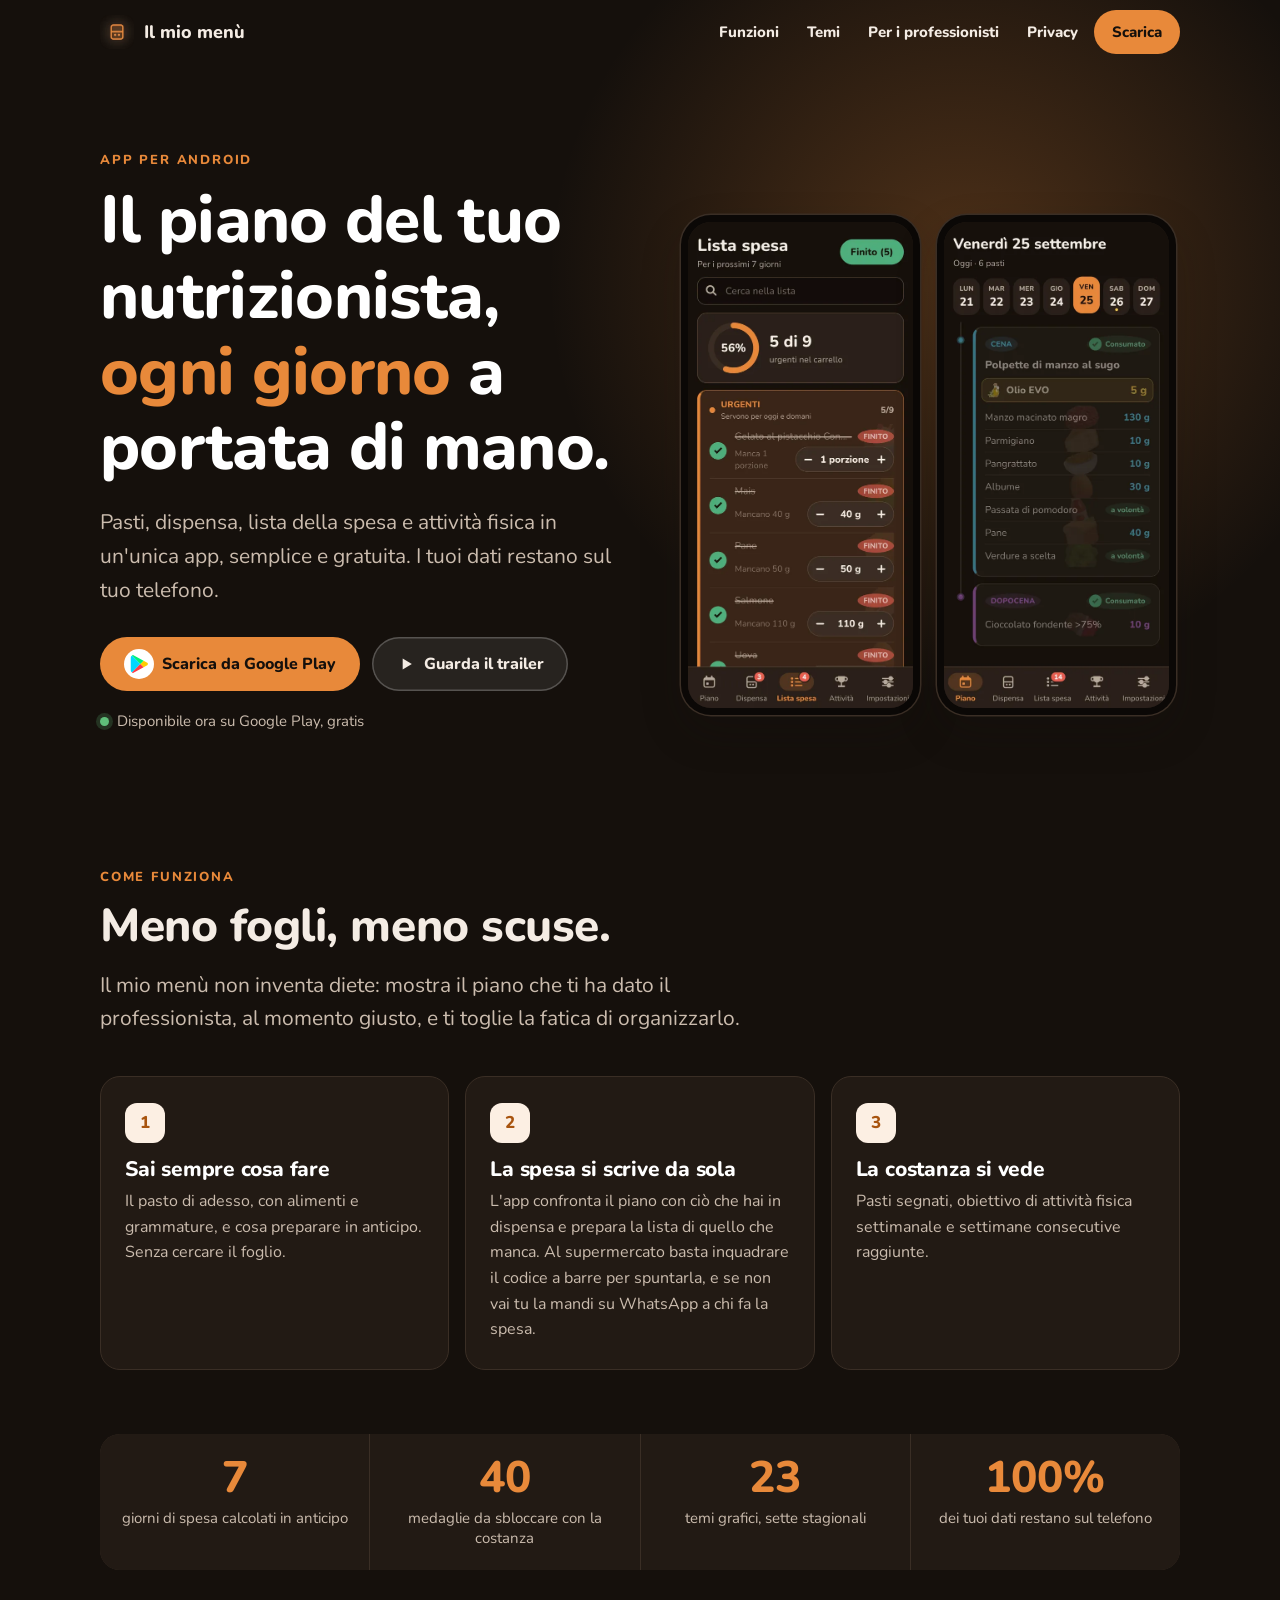
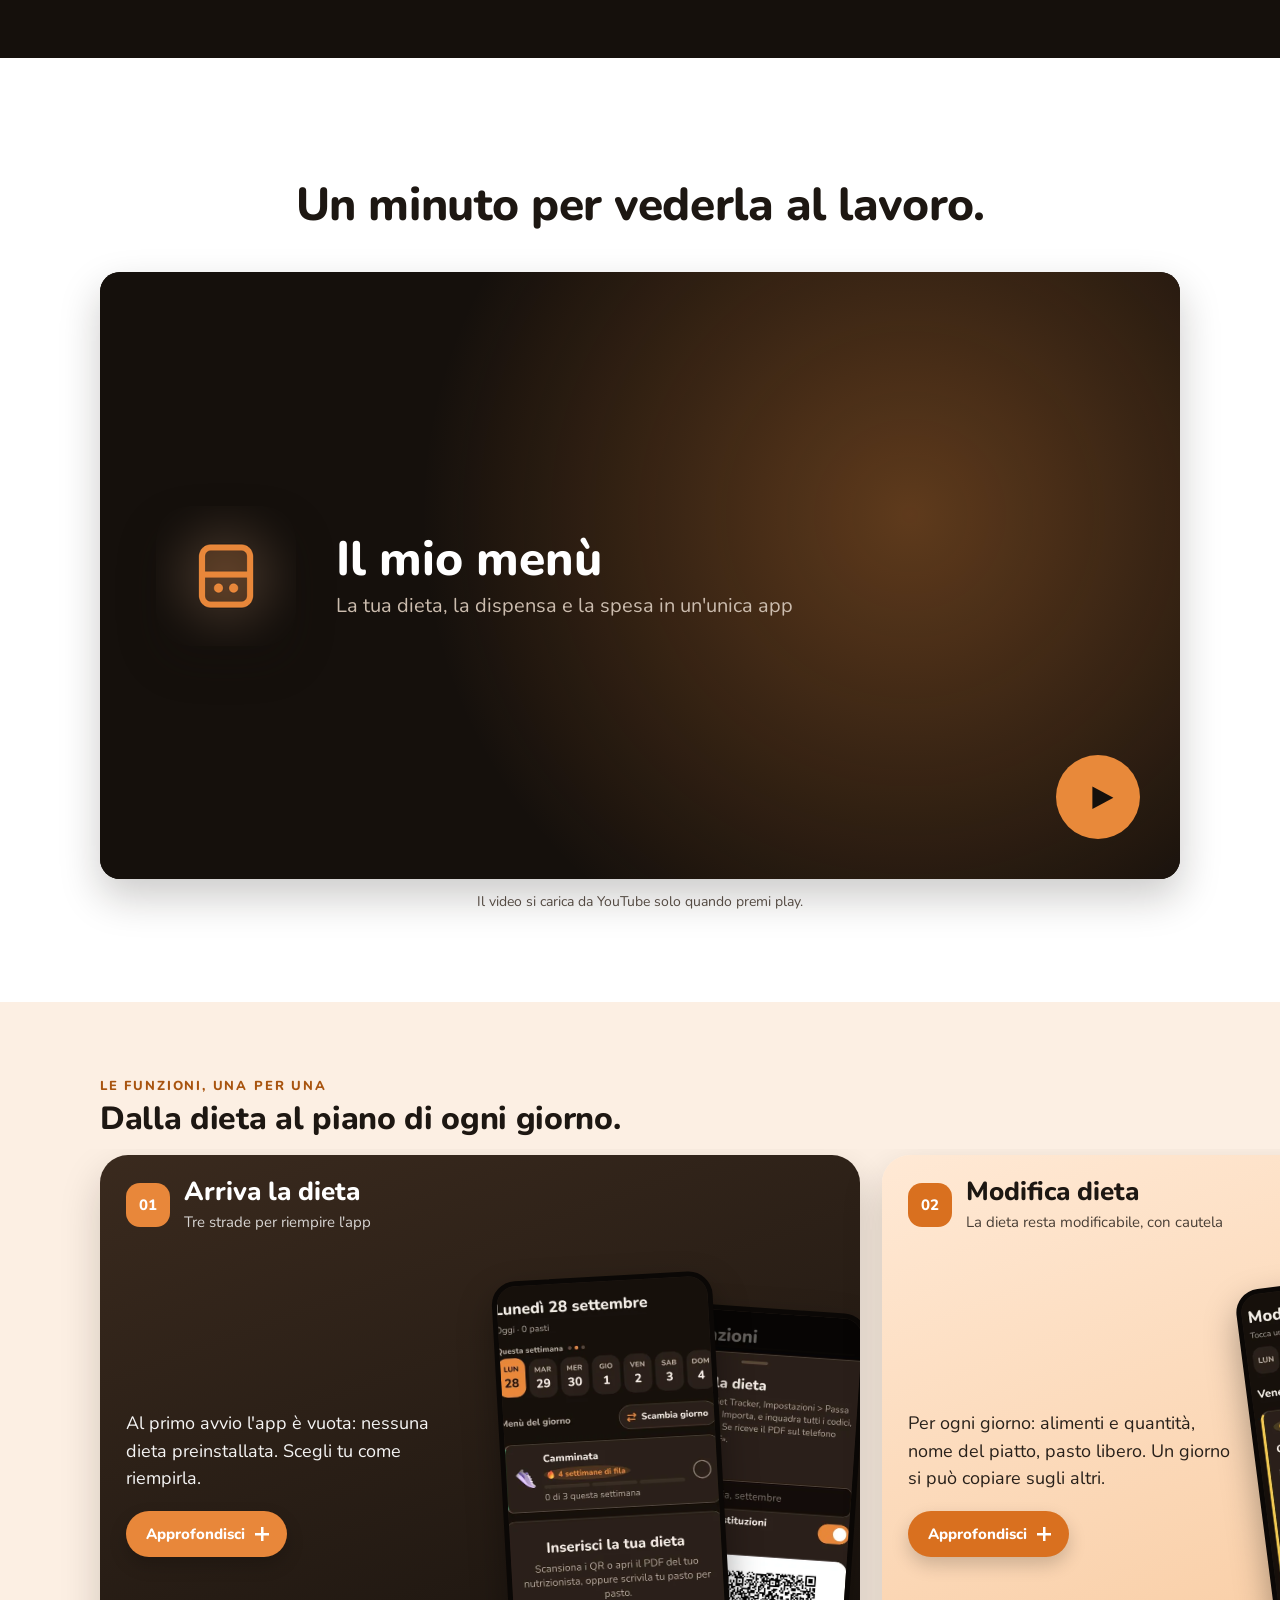
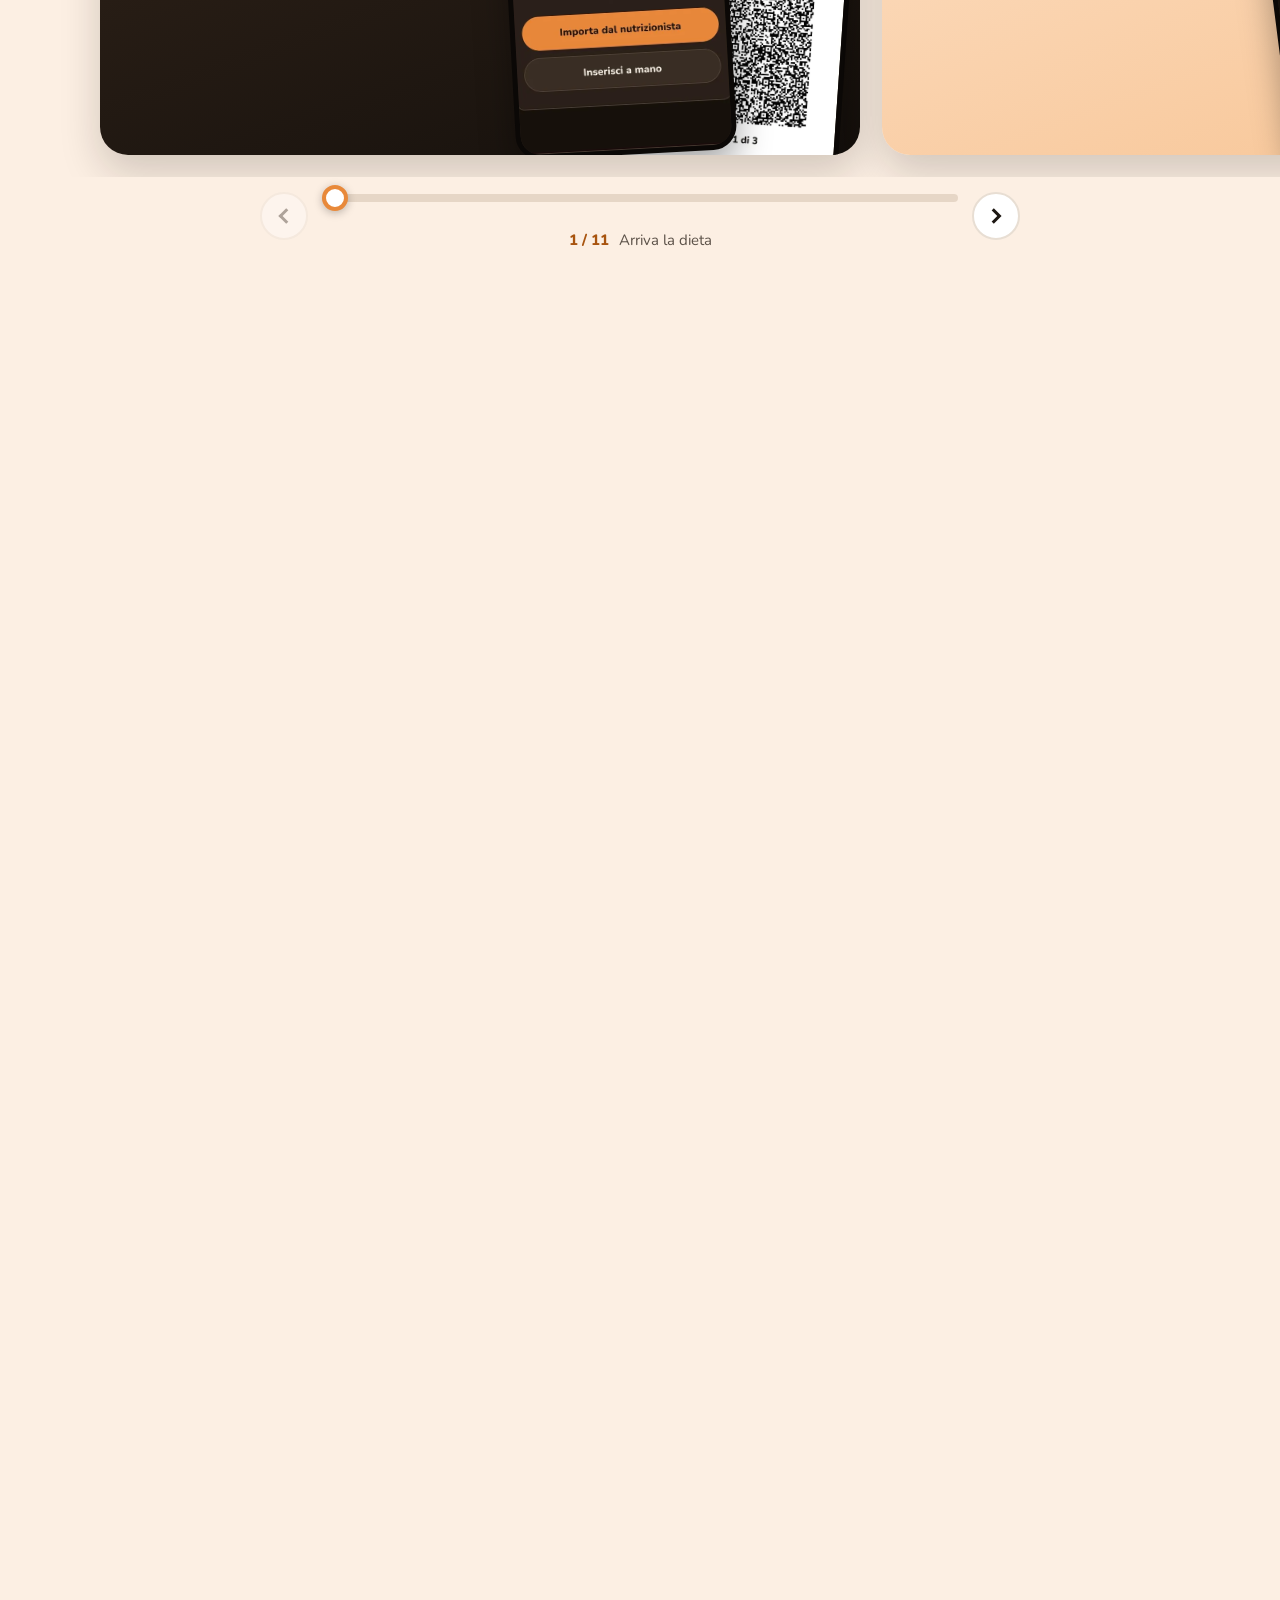
<file: index.html>
<!doctype html>
<html lang="it">
<head>
<meta charset="utf-8">
<meta name="viewport" content="width=device-width, initial-scale=1">
<title>Il mio menù: dieta e spesa</title>
<meta name="description" content="L'app che trasforma il piano del tuo nutrizionista in piccoli passi quotidiani: pasti, dispensa, lista della spesa e attività fisica. Tutto sul tuo telefono.">
<meta name="theme-color" content="#15100c">
<meta property="og:type" content="website">
<meta property="og:locale" content="it_IT">
<meta property="og:title" content="Il mio menù: dieta e spesa">
<meta property="og:description" content="Il piano del tuo nutrizionista, ogni giorno a portata di mano. Pasti, dispensa, spesa e attività in un'unica app.">
<meta property="og:image" content="https://arch-deminion.github.io/ilmiomenu/img/og.jpg">
<meta name="twitter:card" content="summary_large_image">
<link rel="icon" href="favicon.ico" sizes="any">
<link rel="apple-touch-icon" href="img/icon-192.png">
<link rel="preload" href="fonts/Nunito-Bold.ttf" as="font" type="font/ttf" crossorigin>
<link rel="stylesheet" href="styles.css?v=30">
<script src="site.js?v=3" defer></script>
<script src="temi.js?v=3" defer></script>
<script src="scroll.js?v=6" defer></script>
<script src="tendine.js?v=8" defer></script>
</head>
<body>
<a class="skip" href="#main">Vai al contenuto</a>
<div class="progress" aria-hidden="true"></div>

<header class="top">
  <div class="wrap">
    <a class="brand" href="#"><img src="img/icon.webp" alt="" width="34" height="34"><span>Il mio menù</span></a>
    <nav aria-label="Principale">
      <a class="hide-s" href="#funzioni">Funzioni</a>
      <a class="hide-s" href="#temi">Temi</a>
      <a class="hide-s" href="#nutrizionisti">Per i professionisti</a>
      <a class="hide-s keep" href="privacy.html">Privacy</a>
      <a class="btn" href="https://play.google.com/store/apps/details?id=it.sperduto.diettracker" rel="noopener">Scarica</a>
    </nav>
  </div>
</header>

<main id="main">

<!-- ============ HERO ============ -->
<section class="hero dark">
  <div class="wrap">
    <div>
      <span class="eyebrow reveal">App per Android</span>
      <h1 class="reveal" style="--d:.08s">Il piano del tuo nutrizionista, <em>ogni giorno</em> a portata di mano.</h1>
      <p class="lead reveal" style="--d:.16s">Pasti, dispensa, lista della spesa e attività fisica in un'unica app, semplice e gratuita. I tuoi dati restano sul tuo telefono.</p>
      <div class="ctas reveal" style="--d:.24s">
        <a class="btn primary" href="https://play.google.com/store/apps/details?id=it.sperduto.diettracker" rel="noopener"><svg class="gp" viewBox="0 0 24 24" aria-hidden="true"><path fill="#00d7fe" d="M3.6 1.8 13.4 12l-9.8 10.2c-.4-.2-.6-.7-.6-1.2V3c0-.5.2-.9.6-1.2z"/><path fill="#ffce00" d="m17 8.4-3.6 3.6L17 15.6l4-2.3c1-.6 1-2 0-2.6z"/><path fill="#ff3a44" d="M13.4 12 3.6 22.2c.4.2.9.2 1.4-.1l12-6.5z"/><path fill="#00f076" d="M13.4 12 17 8.4 5 1.9c-.5-.3-1-.3-1.4-.1z"/></svg>Scarica da Google Play</a>
        <a class="btn ghost" href="#trailer">
          <svg viewBox="0 0 24 24" aria-hidden="true"><path fill="currentColor" d="M8 5.5v13l11-6.5z"/></svg>Guarda il trailer
        </a>
      </div>
      <p class="soon reveal" style="--d:.32s">Disponibile ora su Google Play, gratis</p>
    </div>
    <div class="hero-phones reveal zoom" style="--d:.2s">
      <div data-parallax="-0.06"><div class="phone float"><img src="img/lista.webp" alt="La lista della spesa: 2 alimenti su 19 nel carrello, con quelli urgenti in cima" width="540" height="1169" fetchpriority="high"></div></div>
      <div data-parallax="-0.14"><div class="phone float slow"><img src="img/piano.webp" alt="Il piano di oggi: pasti con alimenti e grammature" width="540" height="1169" fetchpriority="high"></div></div>
    </div>
  </div>
</section>

<!-- ============ COME FUNZIONA ============ -->
<section class="block dark" style="padding-top:24px">
  <div class="wrap">
    <span class="eyebrow reveal">Come funziona</span>
    <h2 class="reveal">Meno fogli, meno scuse.</h2>
    <p class="lead reveal">Il mio menù non inventa diete: mostra il piano che ti ha dato il professionista, al momento giusto, e ti toglie la fatica di organizzarlo.</p>
    <div class="cards c3">
      <div class="card reveal"><div class="num">1</div><h3>Sai sempre cosa fare</h3><p>Il pasto di adesso, con alimenti e grammature, e cosa preparare in anticipo. Senza cercare il foglio.</p></div>
      <div class="card reveal" style="--d:.1s"><div class="num">2</div><h3>La spesa si scrive da sola</h3><p>L'app confronta il piano con ciò che hai in dispensa e prepara la lista di quello che manca. Al supermercato basta inquadrare il codice a barre per spuntarla, e se non vai tu la mandi su WhatsApp a chi fa la spesa.</p></div>
      <div class="card reveal" style="--d:.2s"><div class="num">3</div><h3>La costanza si vede</h3><p>Pasti segnati, obiettivo di attività fisica settimanale e settimane consecutive raggiunte.</p></div>
    </div>
    <div class="stats reveal">
      <div class="stat"><b data-count="7">7</b><span>giorni di spesa calcolati in anticipo</span></div>
      <div class="stat"><b data-count="40">40</b><span>medaglie da sbloccare con la costanza</span></div>
      <div class="stat"><b data-count="23">23</b><span>temi grafici, sette stagionali</span></div>
      <div class="stat"><b data-count="100" data-suffix="%">100%</b><span>dei tuoi dati restano sul telefono</span></div>
    </div>
  </div>
</section>

<!-- ============ TRAILER ============ -->
<section class="block" id="trailer">
  <div class="wrap center">
    <span class="eyebrow reveal">Trailer</span>
    <h2 class="reveal">Un minuto per vederla al lavoro.</h2>
    <div class="video reveal zoom">
      <button type="button" data-id="nT00-_GBdJk" aria-label="Riproduci il trailer su YouTube">
        <img src="img/icon-192.png" alt="" width="192" height="192">
        <span><strong>Il mio menù</strong><small>La tua dieta, la dispensa e la spesa in un'unica app</small></span>
        <span class="play" aria-hidden="true"><svg viewBox="0 0 24 24"><path d="M6 4l15 8-15 8z"/></svg></span>
      </button>
    </div>
    <p class="video-note">Il video si carica da YouTube solo quando premi play.</p>
  </div>
</section>

<!-- ============ FUNZIONI ============ -->
<section class="block peach hp" id="funzioni">
  <div class="hpin" id="hpin">
    <div class="hpin-stage">
      <div class="wrap hp-head">
        <span class="eyebrow">Le funzioni, una per una</span>
        <h2>Dalla dieta al piano di ogni giorno.</h2>
      </div>
      <div class="hp-view">
        <ul class="fstrip" id="fstrip">
        <li class="fcard v0" id="f1">
          <article class="fc" aria-labelledby="ft1">
            <header class="fc-head"><span class="fc-n">01</span><span class="fc-t"><b id="ft1">Arriva la dieta</b><small>Tre strade per riempire l'app</small></span></header>
            <div class="fc-body">
              <div class="fc-text"><p class="fc-lead">Al primo avvio l'app è vuota: nessuna dieta preinstallata. Scegli tu come riempirla.</p><button type="button" class="fc-more" aria-expanded="false" aria-controls="fm1">Approfondisci<i aria-hidden="true"></i></button></div>
              <div class="fc-img"><img class="fc-p1" src="img/primo-avvio.webp" alt="" width="540" height="1169" loading="lazy"><img class="fc-p2" src="img/qr.webp" alt="" width="540" height="1169" loading="lazy"></div>
            </div>
            <div class="fc-panel" id="fm1" role="region" aria-label="Arriva la dieta: tutti i dettagli" hidden>
              <div class="fc-panel-top"><b>Arriva la dieta</b><button type="button" class="fc-close" aria-label="Chiudi i dettagli"></button></div>
              <div class="fc-panel-in"><p>Al primo avvio l'app è vuota: nessuna dieta preinstallata. Scegli tu come riempirla.</p>
        <ul>
          <li><b>A mano</b>, copiando il foglio del nutrizionista: alimenti, grammature, nomi dei piatti.</li>
          <li><b>Con i QR o con il PDF</b> ricevuto: si inquadrano i codici in qualsiasi ordine, oppure si apre il PDF e non serve la fotocamera.</li>
          <li>La dieta importata si apre come bozza e diventa attiva solo dopo la conferma.</li>
        </ul>
        <p class="note"><b>Per il professionista</b> Chi prepara le diete può usare il costruttore della dieta, un file HTML che si apre nel browser anche senza internet: si compone il piano e si scarica il PDF con i QR. Nessun dato viene inviato a nessuno.</p></div>
            </div>
          </article>
        </li>
        <li class="fcard v1" id="f2">
          <article class="fc" aria-labelledby="ft2">
            <header class="fc-head"><span class="fc-n">02</span><span class="fc-t"><b id="ft2">Modifica dieta</b><small>La dieta resta modificabile, con cautela</small></span></header>
            <div class="fc-body">
              <div class="fc-text"><p class="fc-lead">Per ogni giorno: alimenti e quantità, nome del piatto, pasto libero. Un giorno si può copiare sugli altri.</p><button type="button" class="fc-more" aria-expanded="false" aria-controls="fm2">Approfondisci<i aria-hidden="true"></i></button></div>
              <div class="fc-img"><img class="fc-p1" src="img/modifica-dieta.webp" alt="" width="540" height="1169" loading="lazy"><img class="fc-p2" src="img/consigli-dieta.webp" alt="" width="540" height="1169" loading="lazy"></div>
            </div>
            <div class="fc-panel" id="fm2" role="region" aria-label="Modifica dieta: tutti i dettagli" hidden>
              <div class="fc-panel-top"><b>Modifica dieta</b><button type="button" class="fc-close" aria-label="Chiudi i dettagli"></button></div>
              <div class="fc-panel-in"><p>Per ogni giorno: alimenti e quantità, nome del piatto, pasto libero. Un giorno si può copiare sugli altri.</p>
        <ul>
          <li>Consigli della dieta: l'acqua della giornata, consigli prima dei pasti scelti, alimenti in evidenza (per esempio l'olio).</li>
          <li>Ogni modifica chiede «Sei sicuro?» e da quando vale: da subito o dal lunedì successivo.</li>
          <li>Le diete si salvano con un nome; la dieta ricevuta si può sempre ripristinare.</li>
        </ul>
        <p class="note"><b>Per il professionista</b> Consigli e promemoria viaggiano nei QR insieme alla dieta e arrivano al paziente come li ha scritti.</p></div>
            </div>
          </article>
        </li>
        <li class="fcard v2" id="f3">
          <article class="fc" aria-labelledby="ft3">
            <header class="fc-head"><span class="fc-n">03</span><span class="fc-t"><b id="ft3">Il piano del giorno</b><small>Cosa mangiare adesso, senza cercare il foglio</small></span></header>
            <div class="fc-body">
              <div class="fc-text"><p class="fc-lead">All'apertura i pasti di oggi con alimenti e grammature, il prossimo pasto in evidenza. Con uno scorrimento laterale si passa al giorno dopo.</p><button type="button" class="fc-more" aria-expanded="false" aria-controls="fm3">Approfondisci<i aria-hidden="true"></i></button></div>
              <div class="fc-img"><img class="fc-p1" src="img/piano.webp" alt="" width="540" height="1169" loading="lazy"><img class="fc-p2" src="img/prossimo-pasto.webp" alt="" width="540" height="1169" loading="lazy"></div>
            </div>
            <div class="fc-panel" id="fm3" role="region" aria-label="Il piano del giorno: tutti i dettagli" hidden>
              <div class="fc-panel-top"><b>Il piano del giorno</b><button type="button" class="fc-close" aria-label="Chiudi i dettagli"></button></div>
              <div class="fc-panel-in"><p>All'apertura i pasti di oggi con alimenti e grammature, il prossimo pasto in evidenza. Con uno scorrimento laterale si passa al giorno dopo.</p>
        <ul>
          <li><b>Segna come mangiato</b>: il pasto si sbiadisce e gli alimenti escono dalla dispensa. La spunta automatica lo fa all'orario del pasto.</li>
          <li>I consigli compaiono al momento giusto: l'acqua in cima, un consiglio prima di pranzo e cena, l'olio nel riquadro dorato.</li>
          <li><b>Promemoria di preparazione</b>: «metti a cuocere il farro» 40 minuti prima, o la sera prima.</li>
          <li>Si sfogliano anche le settimane passate, ognuna con la dieta com'era allora.</li>
        </ul></div>
            </div>
          </article>
        </li>
        <li class="fcard v3" id="f4">
          <article class="fc" aria-labelledby="ft4">
            <header class="fc-head"><span class="fc-n">04</span><span class="fc-t"><b id="ft4">Imprevisti</b><small>Flessibile, senza uscire dal piano</small></span></header>
            <div class="fc-body">
              <div class="fc-text"><p class="fc-lead">La tabella sostituzioni raccoglie gruppi di alimenti equivalenti alle dosi scritte e gruppi di pasti interi scambiabili tra loro. Senza tabella, nel Piano non compare nessuna sostituzione.</p><button type="button" class="fc-more" aria-expanded="false" aria-controls="fm4">Approfondisci<i aria-hidden="true"></i></button></div>
              <div class="fc-img"><img class="fc-p1" src="img/sostituzioni.webp" alt="" width="540" height="1169" loading="lazy"><img class="fc-p2" src="img/scambia.webp" alt="" width="540" height="1169" loading="lazy"></div>
            </div>
            <div class="fc-panel" id="fm4" role="region" aria-label="Imprevisti: tutti i dettagli" hidden>
              <div class="fc-panel-top"><b>Imprevisti</b><button type="button" class="fc-close" aria-label="Chiudi i dettagli"></button></div>
              <div class="fc-panel-in"><p>La tabella sostituzioni raccoglie gruppi di alimenti equivalenti alle dosi scritte e gruppi di pasti interi scambiabili tra loro. Senza tabella, nel Piano non compare nessuna sostituzione.</p>
        <ul>
          <li>Gli alimenti sostituibili hanno il simbolo ⇄: un tocco mostra gli equivalenti, con la grammatura ricalcolata in proporzione. Vale solo per quel pasto.</li>
          <li><b>Cambia pasto</b>: un pasto intero lascia il posto a un altro che vale uguale, con le sue dosi. Per esempio la colazione di mercoledì al posto di quella di lunedì, o l'alternativa scritta per quella cena. Vale solo per quel giorno; un pasto può avere un limite, come «una volta a settimana».</li>
          <li><b>Scambia giorno</b>: il menù di oggi si scambia con un altro giorno della settimana, sempre con Annulla.</li>
          <li><b>Pranzo/cena</b>: i due pasti del giorno si invertono.</li>
          <li><b>Scambi tra giorni</b>: alcuni gruppi (per esempio gelato e cioccolato) si spostano tra i giorni invece di sostituirsi.</li>
          <li>Tutto questo vale anche per la settimana prossima.</li>
        </ul>
        <p class="note"><b>Per il professionista</b> Le dosi non cambiano mai fuori dalla tabella: il paziente sceglie solo tra ciò che ha indicato come equivalente, alimenti o pasti interi. Nel costruttore della dieta i pasti scambiabili stanno accanto alla tabella sostituzioni; «+ Alternativa» sotto un pasto ne aggiunge uno, e il PDF li riporta per esteso.</p></div>
            </div>
          </article>
        </li>
        <li class="fcard v4" id="f5">
          <article class="fc" aria-labelledby="ft5">
            <header class="fc-head"><span class="fc-n">05</span><span class="fc-t"><b id="ft5">Note sui pasti</b><small>Un diario per la visita</small></span></header>
            <div class="fc-body">
              <div class="fc-text"><p class="fc-lead">Su ogni pasto puoi attaccare un post-it: come ti sei sentito, una difficoltà, una domanda da fare. La nota vale per quel giorno oppure, con un interruttore, per ogni volta che quel pasto torna nella settimana.</p><button type="button" class="fc-more" aria-expanded="false" aria-controls="fm5">Approfondisci<i aria-hidden="true"></i></button></div>
              <div class="fc-img"><img class="fc-p1" src="img/postit.webp" alt="" width="540" height="1169" loading="lazy"></div>
            </div>
            <div class="fc-panel" id="fm5" role="region" aria-label="Note sui pasti: tutti i dettagli" hidden>
              <div class="fc-panel-top"><b>Note sui pasti</b><button type="button" class="fc-close" aria-label="Chiudi i dettagli"></button></div>
              <div class="fc-panel-in"><p>Su ogni pasto puoi attaccare un post-it: come ti sei sentito, una difficoltà, una domanda da fare. La nota vale per quel giorno oppure, con un interruttore, per ogni volta che quel pasto torna nella settimana.</p>
        <p class="note"><b>Per il professionista</b> Alla visita il paziente arriva con esempi concreti, non solo ricordi. Le note restano sul suo telefono.</p></div>
            </div>
          </article>
        </li>
        <li class="fcard v5" id="f6">
          <article class="fc" aria-labelledby="ft6">
            <header class="fc-head"><span class="fc-n">06</span><span class="fc-t"><b id="ft6">Dispensa e lista della spesa</b><small>In casa c'è ciò che serve</small></span></header>
            <div class="fc-body">
              <div class="fc-text"><p class="fc-lead">La dispensa mostra gli alimenti per categoria con quantità, −/+ e ricerca; quelli finiti sono segnalati in cima e portano alla lista.</p><button type="button" class="fc-more" aria-expanded="false" aria-controls="fm6">Approfondisci<i aria-hidden="true"></i></button></div>
              <div class="fc-img"><img class="fc-p1" src="img/dispensa.webp" alt="" width="540" height="1169" loading="lazy"><img class="fc-p2" src="img/lista.webp" alt="" width="540" height="1169" loading="lazy"></div>
            </div>
            <div class="fc-panel" id="fm6" role="region" aria-label="Dispensa e lista della spesa: tutti i dettagli" hidden>
              <div class="fc-panel-top"><b>Dispensa e lista della spesa</b><button type="button" class="fc-close" aria-label="Chiudi i dettagli"></button></div>
              <div class="fc-panel-in"><ul>
          <li>La dispensa mostra gli alimenti per categoria con quantità, −/+ e ricerca; quelli finiti sono segnalati in cima e portano alla lista.</li>
          <li>Si riempie con la spesa (tasto «Finito» della lista) o a mano. Quando un pasto è segnato come mangiato, i suoi alimenti vengono scalati da soli.</li>
          <li>Appena confermi una dieta, i suoi alimenti entrano in dispensa come «finiti»: la lista sa subito cosa comprare.</li>
          <li>La lista contiene ciò che serve per i prossimi sette giorni, meno ciò che c'è già. In cima gli urgenti: oggi e domani.</li>
          <li>Spuntare significa «nel carrello»; con «Finito» tutto entra in dispensa. Puoi aggiungere articoli extra e anche cibi che la dieta non chiede.</li>
          <li>Una notifica (di norma alle 9, 15 e 18) avvisa solo se manca davvero qualcosa per oggi o domani.</li>
          <li><b>La lista si manda come messaggio</b> a chi fa la spesa al posto tuo: vedi sotto.</li>
        </ul></div>
            </div>
          </article>
        </li>
        <li class="fcard v0" id="manda">
          <article class="fc" aria-labelledby="ft7">
            <header class="fc-head"><span class="fc-n">07</span><span class="fc-t"><b id="ft7">Manda la spesa</b><small>Non vai tu? Mandala su WhatsApp</small></span></header>
            <div class="fc-body">
              <div class="fc-text"><p class="fc-lead">Dalla lista, il tasto «Manda» prepara un messaggio già ordinato, con i titoli in grassetto e una riga per alimento. Lo invii a chi fa la spesa al posto tuo con WhatsApp, Telegram o un SMS.</p><button type="button" class="fc-more" aria-expanded="false" aria-controls="fm7">Approfondisci<i aria-hidden="true"></i></button></div>
              <div class="fc-img"><img class="fc-p2" src="img/lista.webp" alt="" width="540" height="1169" loading="lazy"><span class="fc-fake fc-p1" aria-hidden="true"><span class="ff-t">Manda la lista</span><span class="ff-ch"><i class="on">Solo urgenti</i><i>Tutta la lista</i></span><span class="ff-bub"><b>🛒 Lista della spesa</b><s>Mercoledì 7 ottobre</s><s>⏰ <b>URGENTI</b></s><s>• Yogurt greco — 2 pz</s><s>• Petto di pollo — 300 g</s><s>• Insalata — 1 pz</s></span><span class="ff-go">Invia</span></span></div>
            </div>
            <div class="fc-panel" id="fm7" role="region" aria-label="Manda la spesa: tutti i dettagli" hidden>
              <div class="fc-panel-top"><b>Manda la spesa</b><button type="button" class="fc-close" aria-label="Chiudi i dettagli"></button></div>
              <div class="fc-panel-in"><p>Dalla lista, il tasto «Manda» prepara un messaggio già ordinato, con i titoli in grassetto e una riga per alimento. Lo invii a chi fa la spesa al posto tuo con WhatsApp, Telegram o un SMS.</p>
        <ul>
          <li><b>Solo urgenti</b> (quello che serve per oggi e domani) oppure <b>tutta la lista</b>.</li>
          <li>Vedi l'<b>anteprima</b> del messaggio prima di inviarlo, oppure lo copi e lo incolli dove vuoi.</li>
          <li>Vanno nel messaggio solo le cose che <b>mancano ancora</b>: quelle già nel carrello restano fuori.</li>
          <li>Nessun account e nessun server: il messaggio passa dal menù «Condividi» del telefono.</li>
        </ul></div>
            </div>
          </article>
        </li>
        <li class="fcard v1" id="f8">
          <article class="fc" aria-labelledby="ft8">
            <header class="fc-head"><span class="fc-n">08</span><span class="fc-t"><b id="ft8">Codici a barre</b><small>Al supermercato, basta inquadrare</small></span></header>
            <div class="fc-body">
              <div class="fc-text"><p class="fc-lead">La fotocamera legge il codice a barre di un prodotto e l'app fa il resto: spunta la lista della spesa o carica la dispensa. Tutto sul telefono, senza rete.</p><button type="button" class="fc-more" aria-expanded="false" aria-controls="fm8">Approfondisci<i aria-hidden="true"></i></button></div>
              <div class="fc-img"><img class="fc-p1" src="img/codice.webp" alt="" width="540" height="1169" loading="lazy"><img class="fc-p2" src="img/lista-spuntata.webp" alt="" width="540" height="1169" loading="lazy"></div>
            </div>
            <div class="fc-panel" id="fm8" role="region" aria-label="Codici a barre: tutti i dettagli" hidden>
              <div class="fc-panel-top"><b>Codici a barre</b><button type="button" class="fc-close" aria-label="Chiudi i dettagli"></button></div>
              <div class="fc-panel-in"><p>La fotocamera legge il codice a barre di un prodotto e l'app fa il resto: spunta la lista della spesa o carica la dispensa. Tutto sul telefono, senza rete.</p>
        <ul>
          <li><b>La prima volta gli dici cos'è.</b> Un codice sconosciuto apre «A cosa corrisponde?»: scrivi due lettere e l'app suggerisce gli alimenti della tua dispensa. Poi «Salva e applica» (lo ricorda) oppure «Solo questa volta».</li>
          <li><b>Dalle volte dopo basta un tocco.</b> La riga della lista si spunta da sola con la quantità della confezione, e puoi annullare. Lo stesso codice inquadrato ancora conta una confezione in più.</li>
          <li><b>Anche per la dispensa.</b> La confezione si somma all'alimento, oppure lo crea. Se l'unità è diversa, l'app converte con le equivalenze di misura che hai indicato; se non può, ti avvisa invece di indovinare.</li>
          <li>Funziona con i codici dei prodotti confezionati (EAN e UPC), anche inquadrati storti o capovolti. I prodotti a peso del banco si spuntano a mano.</li>
        </ul>
        <p class="note">Nessuna rete e nessun archivio esterno di prodotti: quello che insegni all'app resta sul tuo telefono.</p></div>
            </div>
          </article>
        </li>
        <li class="fcard v2" id="f9">
          <article class="fc" aria-labelledby="ft9">
            <header class="fc-head"><span class="fc-n">09</span><span class="fc-t"><b id="ft9">Attività fisica</b><small>La costanza si vede</small></span></header>
            <div class="fc-body">
              <div class="fc-text"><p class="fc-lead">Un'attività a scelta (camminata, corsa, palestra, bici, nuoto, yoga o un nome libero) e un obiettivo da 1 a 7 volte a settimana.</p><button type="button" class="fc-more" aria-expanded="false" aria-controls="fm9">Approfondisci<i aria-hidden="true"></i></button></div>
              <div class="fc-img"><img class="fc-p1" src="img/attivita.webp" alt="" width="540" height="1169" loading="lazy"><img class="fc-p2" src="img/medaglie.webp" alt="" width="540" height="1169" loading="lazy"></div>
            </div>
            <div class="fc-panel" id="fm9" role="region" aria-label="Attività fisica: tutti i dettagli" hidden>
              <div class="fc-panel-top"><b>Attività fisica</b><button type="button" class="fc-close" aria-label="Chiudi i dettagli"></button></div>
              <div class="fc-panel-in"><p>Un'attività a scelta (camminata, corsa, palestra, bici, nuoto, yoga o un nome libero) e un obiettivo da 1 a 7 volte a settimana.</p>
        <ul>
          <li>Si segna con un tocco, dal Piano o dalla scheda Attività: settimane consecutive, record, ultime 12 settimane.</li>
          <li>40 medaglie da sbloccare con la costanza, alcune a sorpresa. Solo una spunta: niente durata, niente calorie.</li>
        </ul></div>
            </div>
          </article>
        </li>
        <li class="fcard v3" id="f10">
          <article class="fc" aria-labelledby="ft10">
            <header class="fc-head"><span class="fc-n">10</span><span class="fc-t"><b id="ft10">Personalizzazione e notifiche</b><small>Si adatta alla tua routine</small></span></header>
            <div class="fc-body">
              <div class="fc-text"><p class="fc-lead">Nome e orario di ogni pasto, anche diverso nel fine settimana; ogni pasto si accende o si spegne, e se ne aggiungono altri (per esempio una merenda).</p><button type="button" class="fc-more" aria-expanded="false" aria-controls="fm10">Approfondisci<i aria-hidden="true"></i></button></div>
              <div class="fc-img"><img class="fc-p1" src="img/pasti.webp" alt="" width="540" height="1169" loading="lazy"><img class="fc-p2" src="img/ocra.webp" alt="" width="540" height="1169" loading="lazy"></div>
            </div>
            <div class="fc-panel" id="fm10" role="region" aria-label="Personalizzazione e notifiche: tutti i dettagli" hidden>
              <div class="fc-panel-top"><b>Personalizzazione e notifiche</b><button type="button" class="fc-close" aria-label="Chiudi i dettagli"></button></div>
              <div class="fc-panel-in"><ul>
          <li>Nome e orario di ogni pasto, anche diverso nel fine settimana; ogni pasto si accende o si spegne, e se ne aggiungono altri (per esempio una merenda).</li>
          <li>Otto temi grafici classici: Predefinito, Blu, Scuro, Ocra, Salvia, Mirtillo, Cipria e Prugna. E otto speciali, da provare qui sotto. In più sette stagionali che arrivano da soli nei loro giorni: Halloween, Natale, Carnevale, San Valentino, Primavera, Estate e Autunno.</li>
          <li>Notifiche: una per pasto, i promemoria di preparazione, la spesa urgente e l'attività solo se sei indietro con l'obiettivo. Gli stessi avvisi compaiono anche dentro il Piano.</li>
          <li>Nessun tutorial da sfogliare: un consiglio piccolo la prima volta su ogni schermata, e la guida «Come funziona l'app» sempre in Impostazioni.</li>
        </ul></div>
            </div>
          </article>
        </li>
        <li class="fcard v4" id="f11">
          <article class="fc" aria-labelledby="ft11">
            <header class="fc-head"><span class="fc-n">11</span><span class="fc-t"><b id="ft11">Misure e dati al sicuro</b><small>I numeri tornano, i dati non si perdono</small></span></header>
            <div class="fc-body">
              <div class="fc-text"><p class="fc-lead"><b>Equivalenze di misura.</b> Per un alimento puoi scrivere, per esempio, «1 pz = 60 g», e vale nei due versi. Dieta, dispensa, lista, notifiche e codici a barre usano la stessa conversione.</p><button type="button" class="fc-more" aria-expanded="false" aria-controls="fm11">Approfondisci<i aria-hidden="true"></i></button></div>
              <div class="fc-img"><img class="fc-p1" src="img/equivalenze.webp" alt="" width="540" height="1169" loading="lazy"><img class="fc-p2" src="img/backup.webp" alt="" width="540" height="1169" loading="lazy"></div>
            </div>
            <div class="fc-panel" id="fm11" role="region" aria-label="Misure e dati al sicuro: tutti i dettagli" hidden>
              <div class="fc-panel-top"><b>Misure e dati al sicuro</b><button type="button" class="fc-close" aria-label="Chiudi i dettagli"></button></div>
              <div class="fc-panel-in"><ul>
          <li><b>Equivalenze di misura.</b> Per un alimento puoi scrivere, per esempio, «1 pz = 60 g», e vale nei due versi. Dieta, dispensa, lista, notifiche e codici a barre usano la stessa conversione.</li>
          <li><b>Backup in un file.</b> Da Impostazioni › Backup dei dati salvi tutto in un unico file, nel punto che scegli tu: la cartella Download, per esempio, o un servizio cloud. Per ripristinarlo lo importi, e con «Torna ai dati di prima» puoi annullare.</li>
          <li><b>Salvataggio sicuro.</b> L'app tiene sempre l'ultima versione buona di ogni file: se un file si rovina, torna da lì invece di perdersi.</li>
        </ul>
        <p class="note">Il backup è un file tuo: l'app non lo invia a nessuno e resta dove lo metti.</p></div>
            </div>
          </article>
        </li>
        </ul>
      </div>
      <div class="hp-ctl">
        <button type="button" class="hp-prev" aria-label="Funzione precedente"></button>
        <div class="hp-sl">
          <input type="range" id="hp-range" min="0" max="10" step="1" value="0" aria-label="Scorri le funzioni">
          <div class="hp-lab"><b id="hp-n">1 / 11</b><span id="hp-t"></span></div>
        </div>
        <button type="button" class="hp-next" aria-label="Funzione successiva"></button>
      </div>
    </div>
  </div>
</section>

<!-- ============ TEMI ============ -->
<section class="block cream" id="temi">
  <div class="wrap">
    <span class="eyebrow reveal">Temi e stili</span>
    <h2 class="reveal">Sedici temi: scegli quello della tua giornata.</h2>
    <p class="lead reveal">Otto classici, chiari e scuri, e otto speciali che cambiano anche bordi, sfondi, font, spunte e coriandoli. Provali qui: è una piccola copia dell'app, tocca e guarda cosa succede. Nei loro giorni arrivano da soli anche i sette temi stagionali, da Halloween a Carnevale.</p>

    <div class="tlab">
      <div class="tlab-phone reveal zoom">
        <div class="phone"><div class="mockbox" id="mockbox"><div class="mock" id="mock" data-theme="default" aria-label="Anteprima interattiva dell'app">
          <div class="m-head"><div class="m-title">Lista della spesa</div><div class="m-sub" id="m-sub">0 su 4 nel carrello</div></div>
          <div class="m-card m-meal">
            <div class="m-meal-t"><span>Pranzo · 13:00</span></div>
            <div class="m-meal-n">Salmone con avocado</div>
            <button type="button" class="m-btn" id="m-eat">Segna come mangiato</button>
          </div>
          <div class="m-sec">Urgenti · oggi e domani</div>
          <div class="m-card m-list" id="m-list"></div>
          <div class="m-done" id="m-done" hidden><div class="m-mascot"><img alt="" id="m-mascot-img" width="64" height="64"><img alt="" id="m-mascot-badge" class="m-badge" width="28" height="28"></div><div><b>Hai preso tutto!</b><span>Nel carrello c'è tutta la spesa.</span></div></div>
          <div class="m-sec">Medaglie</div>
          <div class="m-medals" id="m-medals"></div>
          <div class="m-fx" id="m-fx" aria-hidden="true"></div>
        </div></div></div>
      </div>
      <div class="tlab-ctl">
        <h3 class="reveal">Temi classici</h3>
        <div class="chips reveal" id="chips-classic" role="radiogroup" aria-label="Temi classici"></div>
        <h3 class="reveal">Temi speciali</h3>
        <div class="chips reveal" id="chips-special" role="radiogroup" aria-label="Temi speciali"></div>
        <div class="tinfo reveal" id="tinfo" aria-live="polite"></div>
        <p class="hint reveal"><b>Prova:</b> tocca gli alimenti per metterli nel carrello, poi «Segna come mangiato». Ogni tema festeggia a modo suo.</p>
      </div>
    </div>

    <div class="pin pin-icons" id="pin-icons" style="--h:230vh">
      <div class="pin-stage">
        <span class="eyebrow">Gli stili delle icone</span>
        <h3>Una icona, undici stili.</h3>
        <div class="itile" id="itile"></div>
        <div class="iname"><b id="iname">3D</b></div>
        <div class="idots" id="idots"></div>
        <p class="pin-hint">Scorri per cambiare stile</p>
      </div>
    </div>

    <h3 class="gallery-h reveal gallery-fallback">Gli stili delle icone</h3>
    <p class="lead center-lead reveal">Ogni alimento ha la sua icona e puoi sceglierne lo stile in Impostazioni, anche diverso dal tema. Undici stili tra cui scegliere.</p>
    <div class="istyles">
      <div class="istyle reveal"><div class="istyle-h"><b>3D</b></div><div class="istyle-i"><img src="img/icons/3d-avocado.webp" alt="" loading="lazy" width="64" height="64"><img src="img/icons/3d-salmon.webp" alt="" loading="lazy" width="64" height="64"><img src="img/icons/3d-strawberry.webp" alt="" loading="lazy" width="64" height="64"><img src="img/icons/3d-croissant.webp" alt="" loading="lazy" width="64" height="64"></div></div>
      <div class="istyle reveal"><div class="istyle-h"><b>Fumetto</b></div><div class="istyle-i"><img src="img/icons/fumetto-avocado.webp" alt="" loading="lazy" width="64" height="64"><img src="img/icons/fumetto-salmon.webp" alt="" loading="lazy" width="64" height="64"><img src="img/icons/fumetto-strawberry.webp" alt="" loading="lazy" width="64" height="64"><img src="img/icons/fumetto-croissant.webp" alt="" loading="lazy" width="64" height="64"></div></div>
      <div class="istyle reveal"><div class="istyle-h"><b>Quaderno</b></div><div class="istyle-i"><img src="img/icons/quaderno-avocado.webp" alt="" loading="lazy" width="64" height="64"><img src="img/icons/quaderno-salmon.webp" alt="" loading="lazy" width="64" height="64"><img src="img/icons/quaderno-strawberry.webp" alt="" loading="lazy" width="64" height="64"><img src="img/icons/quaderno-croissant.webp" alt="" loading="lazy" width="64" height="64"></div></div>
      <div class="istyle reveal"><div class="istyle-h"><b>Pixel</b></div><div class="istyle-i"><img src="img/icons/pixel-avocado.webp" alt="" loading="lazy" width="64" height="64"><img src="img/icons/pixel-salmon.webp" alt="" loading="lazy" width="64" height="64"><img src="img/icons/pixel-strawberry.webp" alt="" loading="lazy" width="64" height="64"><img src="img/icons/pixel-croissant.webp" alt="" loading="lazy" width="64" height="64"></div></div>
      <div class="istyle ic-neon reveal"><div class="istyle-h"><b>Neon</b></div><div class="istyle-i"><img src="img/icons/neon-avocado.webp" alt="" loading="lazy" width="64" height="64"><img src="img/icons/neon-salmon.webp" alt="" loading="lazy" width="64" height="64"><img src="img/icons/neon-strawberry.webp" alt="" loading="lazy" width="64" height="64"><img src="img/icons/neon-croissant.webp" alt="" loading="lazy" width="64" height="64"></div></div>
      <div class="istyle ic-progetto reveal"><div class="istyle-h"><b>Progetto</b></div><div class="istyle-i"><img src="img/icons/progetto-avocado.webp" alt="" loading="lazy" width="64" height="64"><img src="img/icons/progetto-salmon.webp" alt="" loading="lazy" width="64" height="64"><img src="img/icons/progetto-strawberry.webp" alt="" loading="lazy" width="64" height="64"><img src="img/icons/progetto-croissant.webp" alt="" loading="lazy" width="64" height="64"></div></div>
      <div class="istyle reveal"><div class="istyle-h"><b>Adesivo</b></div><div class="istyle-i"><img src="img/icons/adesivo-avocado.webp" alt="" loading="lazy" width="64" height="64"><img src="img/icons/adesivo-salmon.webp" alt="" loading="lazy" width="64" height="64"><img src="img/icons/adesivo-strawberry.webp" alt="" loading="lazy" width="64" height="64"><img src="img/icons/adesivo-croissant.webp" alt="" loading="lazy" width="64" height="64"></div></div>
      <div class="istyle reveal"><div class="istyle-h"><b>Pastello</b></div><div class="istyle-i"><img src="img/icons/pastello-avocado.webp" alt="" loading="lazy" width="64" height="64"><img src="img/icons/pastello-salmon.webp" alt="" loading="lazy" width="64" height="64"><img src="img/icons/pastello-strawberry.webp" alt="" loading="lazy" width="64" height="64"><img src="img/icons/pastello-croissant.webp" alt="" loading="lazy" width="64" height="64"></div></div>
      <div class="istyle reveal"><div class="istyle-h"><b>Acquerello</b></div><div class="istyle-i"><img src="img/icons/acquerello-avocado.webp" alt="" loading="lazy" width="64" height="64"><img src="img/icons/acquerello-salmon.webp" alt="" loading="lazy" width="64" height="64"><img src="img/icons/acquerello-strawberry.webp" alt="" loading="lazy" width="64" height="64"><img src="img/icons/acquerello-croissant.webp" alt="" loading="lazy" width="64" height="64"></div></div>
      <div class="istyle reveal"><div class="istyle-h"><b>Punto croce</b></div><div class="istyle-i"><img src="img/icons/puntocroce-avocado.webp" alt="" loading="lazy" width="64" height="64"><img src="img/icons/puntocroce-salmon.webp" alt="" loading="lazy" width="64" height="64"><img src="img/icons/puntocroce-strawberry.webp" alt="" loading="lazy" width="64" height="64"><img src="img/icons/puntocroce-croissant.webp" alt="" loading="lazy" width="64" height="64"></div></div>
      <div class="istyle reveal"><div class="istyle-h"><b>Lucciola</b></div><div class="istyle-i"><img src="img/icons/lucciola-avocado.webp" alt="" loading="lazy" width="64" height="64"><img src="img/icons/lucciola-salmon.webp" alt="" loading="lazy" width="64" height="64"><img src="img/icons/lucciola-strawberry.webp" alt="" loading="lazy" width="64" height="64"><img src="img/icons/lucciola-croissant.webp" alt="" loading="lazy" width="64" height="64"></div></div>
    </div>

    <div class="pin pin-themes" id="pin-themes" style="--h:250vh">
      <div class="pin-stage">
        <span class="eyebrow">Dal vivo nell'app</span>
        <h3>Cinque temi speciali</h3>
        <div class="deck" id="deck"></div>
        <div class="deck-cap"><b id="dname">Fumetto</b><span id="dinfo"></span></div>
        <div class="idots" id="ddots"></div>
        <p class="pin-hint">Scorri per sfogliarli</p>
      </div>
    </div>

    <h3 class="gallery-h reveal gallery-fallback">Cinque temi speciali, dal vivo nell'app</h3>
    <div class="gallery gallery-fallback">
      <figure class="reveal" style="--d:0.00s"><div class="phone"><img src="img/fumetto.webp" alt="Tema Fumetto" width="540" height="1169" loading="lazy"></div><figcaption>Fumetto</figcaption></figure>
      <figure class="reveal" style="--d:0.08s"><div class="phone"><img src="img/quaderno.webp" alt="Tema Quaderno" width="540" height="1169" loading="lazy"></div><figcaption>Quaderno</figcaption></figure>
      <figure class="reveal" style="--d:0.16s"><div class="phone"><img src="img/salagiochi.webp" alt="Tema Sala giochi" width="540" height="1169" loading="lazy"></div><figcaption>Sala giochi</figcaption></figure>
      <figure class="reveal" style="--d:0.24s"><div class="phone"><img src="img/neon.webp" alt="Tema Neon" width="540" height="1169" loading="lazy"></div><figcaption>Neon</figcaption></figure>
      <figure class="reveal" style="--d:0.32s"><div class="phone"><img src="img/progetto.webp" alt="Tema Progetto" width="540" height="1169" loading="lazy"></div><figcaption>Progetto</figcaption></figure>
    </div>
  </div>
</section>

<!-- ============ PER NUTRIZIONISTI ============ -->
<section class="block dark" id="nutrizionisti">
  <div class="wrap">
    <span class="eyebrow reveal">Per nutrizionisti e dietisti</span>
    <h2 class="reveal">Le Sue indicazioni non restano in fondo al foglio.</h2>
    <p class="lead reveal">Il mio menù accompagna il paziente tra una visita e l'altra: mostra il piano che Lei ha elaborato, ricorda cosa preparare, compila la lista della spesa e rende visibile la costanza.</p>
    <div class="cards c3">
      <div class="card acc-card reveal"><h3><button type="button" class="acc-h" aria-expanded="false"><span class="acc-t"><b>Cosa non fa</b><small>Nessuna diagnosi, nessuna caloria</small></span><span class="acc-c" aria-hidden="true"></span></button></h3><div class="acc-p"><div class="acc-in"><ul>
        <li>Non è un dispositivo medico e non dà indicazioni mediche.</li>
        <li>Non genera diete e non calcola calorie.</li>
        <li>Non cambia le dosi fuori dalla tabella che Lei ha indicato.</li>
        <li>Non impedisce al paziente di modificare la dieta: ogni modifica chiede conferma e si può ripristinare la Sua.</li>
      </ul></div></div></div>
      <div class="card acc-card reveal" style="--d:.1s"><h3><button type="button" class="acc-h" aria-expanded="false"><span class="acc-t"><b>Privacy</b><small>Nessun account, dati sul telefono del paziente</small></span><span class="acc-c" aria-hidden="true"></span></button></h3><div class="acc-p"><div class="acc-in"><ul>
        <li>Nessuna registrazione e nessun account.</li>
        <li>Dieta, dispensa, note, attività e codici a barre restano sul telefono del paziente; il backup, se lo fa, è un file che salva lui.</li>
        <li>Nessun dato sulla dieta viene inviato: la connessione serve solo agli acquisti facoltativi, gestiti da Google Play.</li>
        <li>Lei non riceve dati: è il paziente a mostrarLe l'app alla visita.</li>
      </ul></div></div></div>
      <div class="card acc-card reveal" style="--d:.2s"><h3><button type="button" class="acc-h" aria-expanded="false"><span class="acc-t"><b>Limiti di oggi</b><small>Solo Android, backup a mano</small></span><span class="acc-c" aria-hidden="true"></span></button></h3><div class="acc-p"><div class="acc-in"><ul>
        <li>Solo Android, disponibile su Google Play.</li>
        <li>Il backup si fa a mano: un file salvato dalle impostazioni e importato sul nuovo telefono. Non c'è un salvataggio automatico su un mio server.</li>
        <li>I codici a barre non servono per i prodotti a peso del banco. Le unità si convertono solo con le equivalenze indicate, oltre a grammi/millilitri e chili/litri.</li>
      </ul></div></div></div>
    </div>
  </div>
</section>

<!-- ============ PRIVACY ============ -->
<section class="block cream" id="privacy">
  <div class="wrap">
    <span class="eyebrow reveal">Privacy</span>
    <h2 class="reveal">I tuoi dati restano tuoi.</h2>
    <div class="cards c4">
      <div class="card reveal"><h3>Nessun account</h3><p>Non ti chiediamo nome, email o altri dati personali.</p></div>
      <div class="card reveal" style="--d:.08s"><h3>Solo sul telefono</h3><p>Dieta, dispensa, note e codici a barre non lasciano il tuo dispositivo.</p></div>
      <div class="card reveal" style="--d:.16s"><h3>Nessuna pubblicità</h3><p>Niente annunci né tracciamento dell'uso.</p></div>
      <div class="card reveal" style="--d:.24s"><h3>Acquisti facoltativi</h3><p>Gestiti da Google Play. Il resto dell'app è gratuito.</p></div>
    </div>
    <p class="reveal" style="margin-top:28px;color:var(--soft)">La fotocamera serve solo a leggere i QR della dieta e i codici a barre dei prodotti.</p>
    <p class="reveal" style="margin-top:14px"><a href="privacy.html"><b>Leggi l'informativa completa sulla privacy</b></a></p>
  </div>
</section>

<!-- ============ CHI SONO ============ -->
<section class="block peach">
  <div class="wrap about">
    <img class="avatar reveal zoom" src="img/icon-192.png" alt="" width="140" height="140" loading="lazy">
    <div>
      <span class="eyebrow reveal">Chi sono</span>
      <h2 class="reveal">Un progetto nato in casa.</h2>
      <p class="lead reveal">Sono Gianluca Sperduto, ingegnere: vengo da Ingegneria Informatica e Automatica alla Sapienza, dove ho conseguito la laurea magistrale in Control Engineering. Il mio menù è nato per una persona della mia famiglia che segue un piano nutrizionale: volevo che quel foglio diventasse qualcosa di più facile da seguire ogni giorno. Oggi la usiamo tutti i giorni, e ogni funzione è nata da un problema concreto.</p>
      <p class="lead reveal">Se l'app ti sembra utile, o vedi qualcosa da correggere, scrivimi: ogni osservazione diventa una modifica concreta. <a href="mailto:gianlucasperduto2@gmail.com">gianlucasperduto2@gmail.com</a></p>
    </div>
  </div>
</section>

<!-- ============ SCARICA ============ -->
<section class="block dark" id="scarica">
  <div class="wrap get">
    <span class="eyebrow reveal">Disponibile ora</span>
    <h2 class="reveal">Il mio menù è su Google Play.</h2>
    <p class="lead reveal">Scaricala gratis sul tuo telefono Android e porta con te il piano del tuo nutrizionista, la dispensa e la lista della spesa.</p>
    <a class="gp-badge reveal" style="--d:.08s" href="https://play.google.com/store/apps/details?id=it.sperduto.diettracker" rel="noopener"><svg class="gp" viewBox="0 0 24 24" aria-hidden="true"><path fill="#00d7fe" d="M3.6 1.8 13.4 12l-9.8 10.2c-.4-.2-.6-.7-.6-1.2V3c0-.5.2-.9.6-1.2z"/><path fill="#ffce00" d="m17 8.4-3.6 3.6L17 15.6l4-2.3c1-.6 1-2 0-2.6z"/><path fill="#ff3a44" d="M13.4 12 3.6 22.2c.4.2.9.2 1.4-.1l12-6.5z"/><path fill="#00f076" d="M13.4 12 17 8.4 5 1.9c-.5-.3-1-.3-1.4-.1z"/></svg><span><small>Disponibile su</small>Google Play</span></a>
    <p class="small reveal" style="--d:.16s">Hai un'idea o hai trovato qualcosa da correggere? Scrivimi a <a href="mailto:gianlucasperduto2@gmail.com" style="color:var(--on-dark)">gianlucasperduto2@gmail.com</a>.</p>
  </div>
</section>

</main>

<footer>
  <div class="wrap">
    <div><b style="color:var(--on-dark)">Il mio menù: dieta e spesa</b><br>Progetto indipendente di Gianluca Sperduto.</div>
    <nav aria-label="Piè di pagina">
      <a href="mailto:gianlucasperduto2@gmail.com">gianlucasperduto2@gmail.com</a>
      <a href="privacy.html">Informativa sulla privacy</a>
    </nav>
  </div>
</footer>
</body>
</html>
</file>
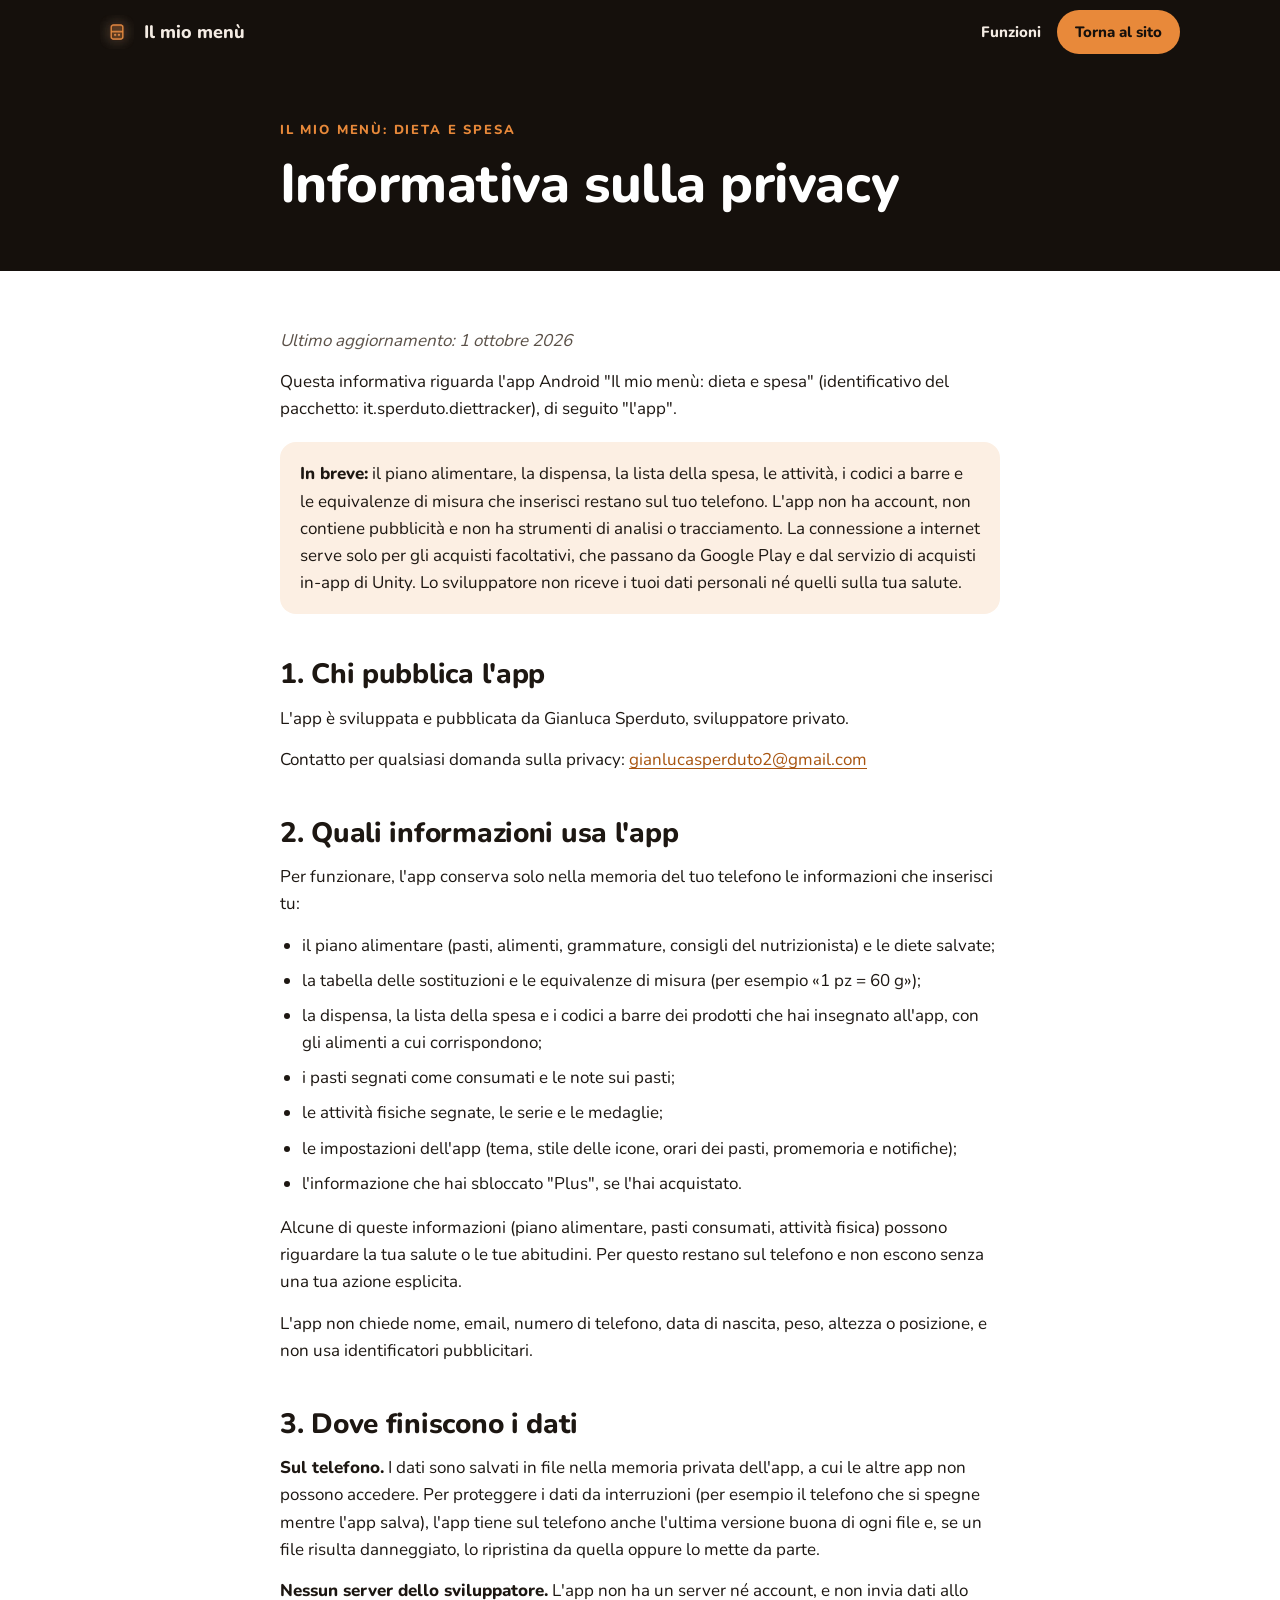
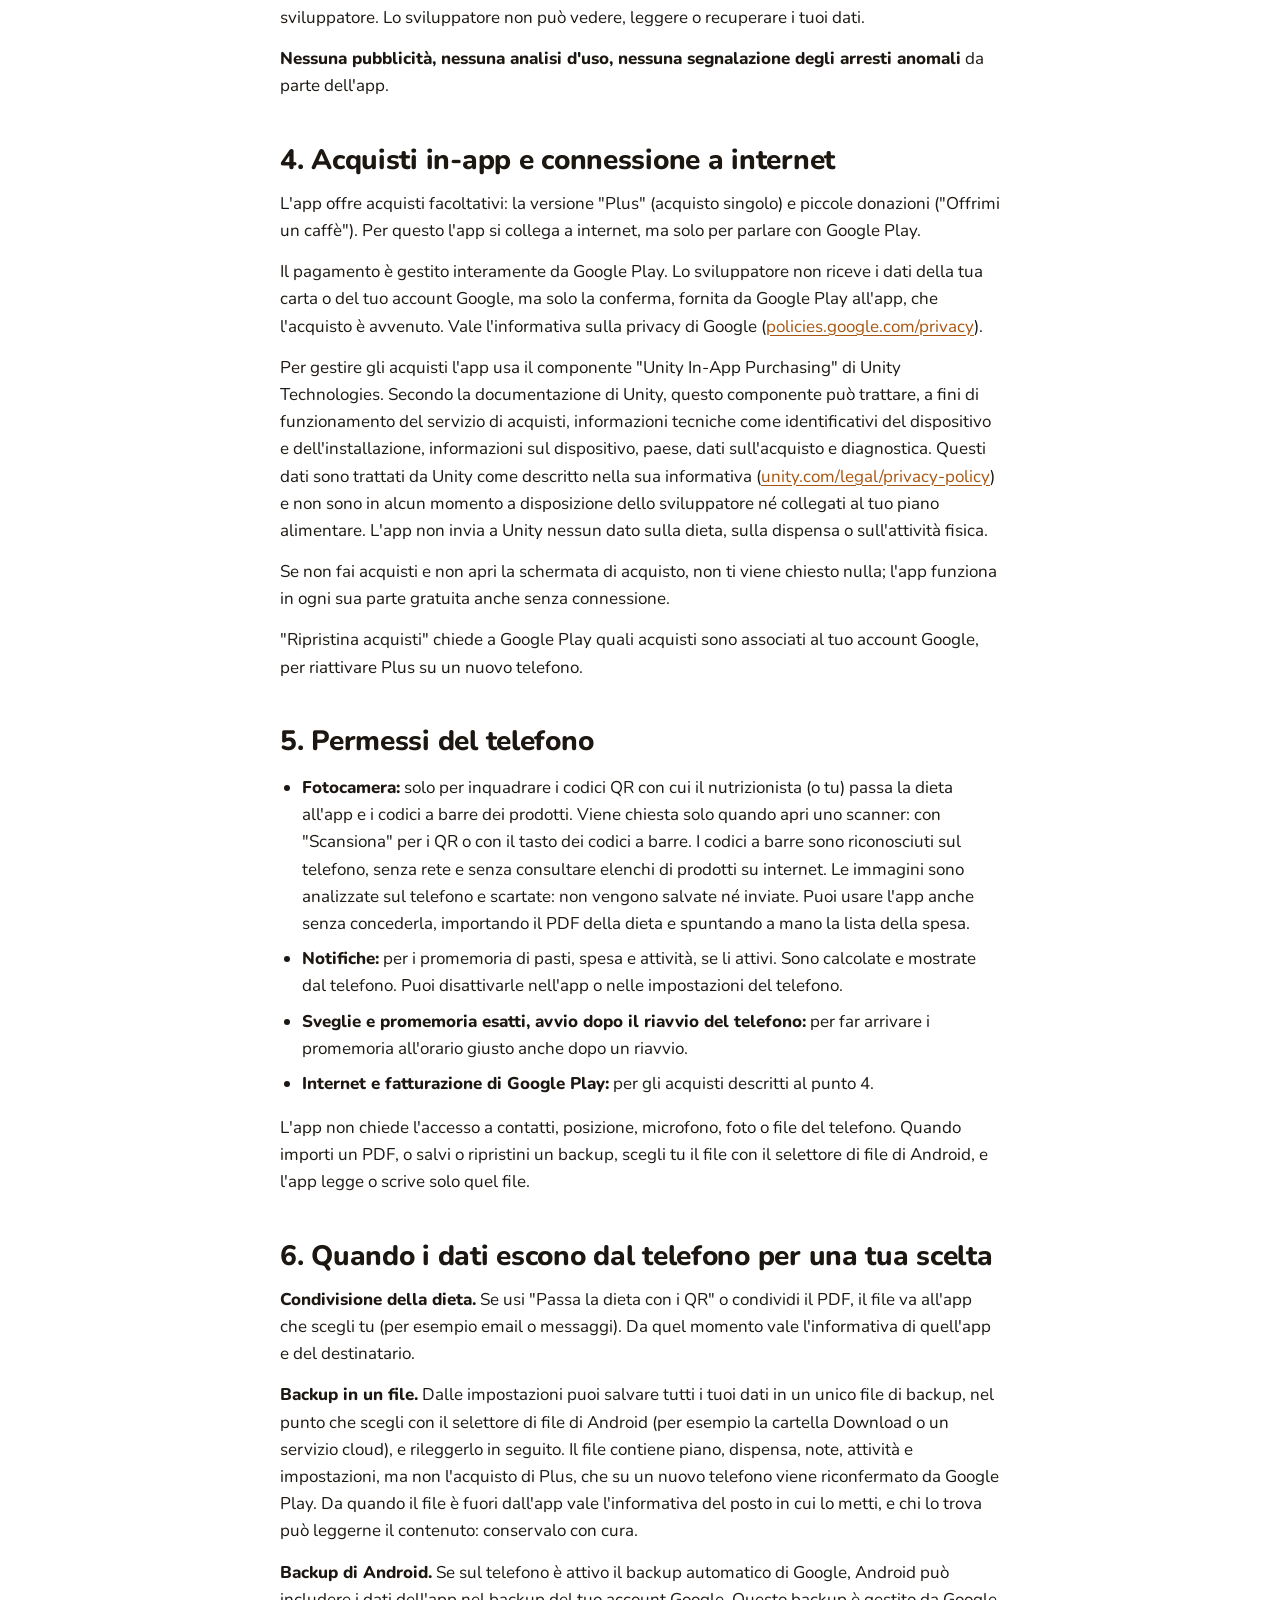
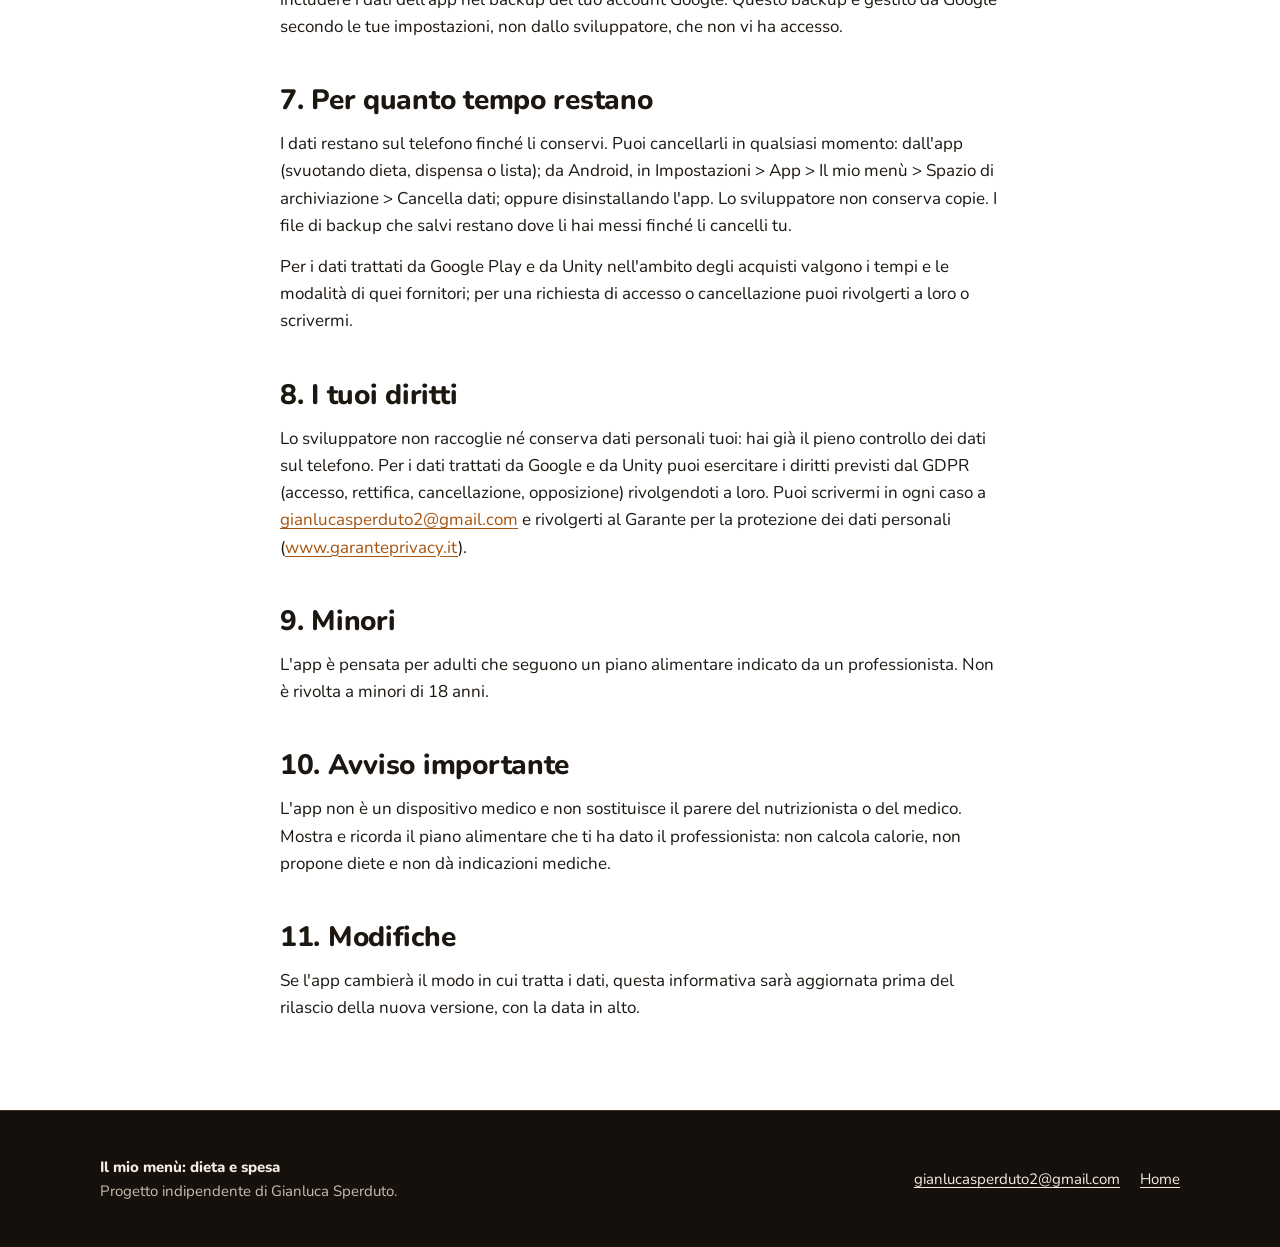
<file: privacy.html>
<!doctype html>
<html lang="it">
<head>
<meta charset="utf-8">
<meta name="viewport" content="width=device-width, initial-scale=1">
<title>Informativa sulla privacy · Il mio menù</title>
<meta name="description" content="Informativa sulla privacy dell'app Android Il mio menù: dieta e spesa. I dati restano sul tuo telefono.">
<meta name="theme-color" content="#15100c">
<link rel="icon" href="favicon.ico" sizes="any">
<link rel="apple-touch-icon" href="img/icon-192.png">
<link rel="stylesheet" href="styles.css?v=3">
<script src="site.js?v=3" defer></script>
</head>
<body>
<a class="skip" href="#main">Vai al contenuto</a>
<div class="progress" aria-hidden="true"></div>

<header class="top">
  <div class="wrap">
    <a class="brand" href="./"><img src="img/icon.webp" alt="" width="34" height="34"><span>Il mio menù</span></a>
    <nav aria-label="Principale">
      <a class="hide-s" href="./#funzioni">Funzioni</a>
      <a class="btn" href="./">Torna al sito</a>
    </nav>
  </div>
</header>

<main id="main">
<section class="doc-hero dark">
  <div class="wrap" style="max-width:760px">
    <span class="eyebrow">Il mio menù: dieta e spesa</span>
    <h1>Informativa sulla privacy</h1>
  </div>
</section>

<article class="doc">
  <p class="updated">Ultimo aggiornamento: 1 ottobre 2026</p>
  <p>Questa informativa riguarda l'app Android "Il mio menù: dieta e spesa" (identificativo del pacchetto: it.sperduto.diettracker), di seguito "l'app".</p>
  <p class="summary"><b>In breve:</b> il piano alimentare, la dispensa, la lista della spesa, le attività, i codici a barre e le equivalenze di misura che inserisci restano sul tuo telefono. L'app non ha account, non contiene pubblicità e non ha strumenti di analisi o tracciamento. La connessione a internet serve solo per gli acquisti facoltativi, che passano da Google Play e dal servizio di acquisti in-app di Unity. Lo sviluppatore non riceve i tuoi dati personali né quelli sulla tua salute.</p>

  <h2>1. Chi pubblica l'app</h2>
  <p>L'app è sviluppata e pubblicata da Gianluca Sperduto, sviluppatore privato.</p>
  <p>Contatto per qualsiasi domanda sulla privacy: <a href="mailto:gianlucasperduto2@gmail.com">gianlucasperduto2@gmail.com</a></p>

  <h2>2. Quali informazioni usa l'app</h2>
  <p>Per funzionare, l'app conserva solo nella memoria del tuo telefono le informazioni che inserisci tu:</p>
  <ul>
    <li>il piano alimentare (pasti, alimenti, grammature, consigli del nutrizionista) e le diete salvate;</li>
    <li>la tabella delle sostituzioni e le equivalenze di misura (per esempio «1 pz = 60 g»);</li>
    <li>la dispensa, la lista della spesa e i codici a barre dei prodotti che hai insegnato all'app, con gli alimenti a cui corrispondono;</li>
    <li>i pasti segnati come consumati e le note sui pasti;</li>
    <li>le attività fisiche segnate, le serie e le medaglie;</li>
    <li>le impostazioni dell'app (tema, stile delle icone, orari dei pasti, promemoria e notifiche);</li>
    <li>l'informazione che hai sbloccato "Plus", se l'hai acquistato.</li>
  </ul>
  <p>Alcune di queste informazioni (piano alimentare, pasti consumati, attività fisica) possono riguardare la tua salute o le tue abitudini. Per questo restano sul telefono e non escono senza una tua azione esplicita.</p>
  <p>L'app non chiede nome, email, numero di telefono, data di nascita, peso, altezza o posizione, e non usa identificatori pubblicitari.</p>

  <h2>3. Dove finiscono i dati</h2>
  <p><b>Sul telefono.</b> I dati sono salvati in file nella memoria privata dell'app, a cui le altre app non possono accedere. Per proteggere i dati da interruzioni (per esempio il telefono che si spegne mentre l'app salva), l'app tiene sul telefono anche l'ultima versione buona di ogni file e, se un file risulta danneggiato, lo ripristina da quella oppure lo mette da parte.</p>
  <p><b>Nessun server dello sviluppatore.</b> L'app non ha un server né account, e non invia dati allo sviluppatore. Lo sviluppatore non può vedere, leggere o recuperare i tuoi dati.</p>
  <p><b>Nessuna pubblicità, nessuna analisi d'uso, nessuna segnalazione degli arresti anomali</b> da parte dell'app.</p>

  <h2>4. Acquisti in-app e connessione a internet</h2>
  <p>L'app offre acquisti facoltativi: la versione "Plus" (acquisto singolo) e piccole donazioni ("Offrimi un caffè"). Per questo l'app si collega a internet, ma solo per parlare con Google Play.</p>
  <p>Il pagamento è gestito interamente da Google Play. Lo sviluppatore non riceve i dati della tua carta o del tuo account Google, ma solo la conferma, fornita da Google Play all'app, che l'acquisto è avvenuto. Vale l'informativa sulla privacy di Google (<a href="https://policies.google.com/privacy" rel="noopener">policies.google.com/privacy</a>).</p>
  <p>Per gestire gli acquisti l'app usa il componente "Unity In-App Purchasing" di Unity Technologies. Secondo la documentazione di Unity, questo componente può trattare, a fini di funzionamento del servizio di acquisti, informazioni tecniche come identificativi del dispositivo e dell'installazione, informazioni sul dispositivo, paese, dati sull'acquisto e diagnostica. Questi dati sono trattati da Unity come descritto nella sua informativa (<a href="https://unity.com/legal/privacy-policy" rel="noopener">unity.com/legal/privacy-policy</a>) e non sono in alcun momento a disposizione dello sviluppatore né collegati al tuo piano alimentare. L'app non invia a Unity nessun dato sulla dieta, sulla dispensa o sull'attività fisica.</p>
  <p>Se non fai acquisti e non apri la schermata di acquisto, non ti viene chiesto nulla; l'app funziona in ogni sua parte gratuita anche senza connessione.</p>
  <p>"Ripristina acquisti" chiede a Google Play quali acquisti sono associati al tuo account Google, per riattivare Plus su un nuovo telefono.</p>

  <h2>5. Permessi del telefono</h2>
  <ul>
    <li><b>Fotocamera:</b> solo per inquadrare i codici QR con cui il nutrizionista (o tu) passa la dieta all'app e i codici a barre dei prodotti. Viene chiesta solo quando apri uno scanner: con "Scansiona" per i QR o con il tasto dei codici a barre. I codici a barre sono riconosciuti sul telefono, senza rete e senza consultare elenchi di prodotti su internet. Le immagini sono analizzate sul telefono e scartate: non vengono salvate né inviate. Puoi usare l'app anche senza concederla, importando il PDF della dieta e spuntando a mano la lista della spesa.</li>
    <li><b>Notifiche:</b> per i promemoria di pasti, spesa e attività, se li attivi. Sono calcolate e mostrate dal telefono. Puoi disattivarle nell'app o nelle impostazioni del telefono.</li>
    <li><b>Sveglie e promemoria esatti, avvio dopo il riavvio del telefono:</b> per far arrivare i promemoria all'orario giusto anche dopo un riavvio.</li>
    <li><b>Internet e fatturazione di Google Play:</b> per gli acquisti descritti al punto 4.</li>
  </ul>
  <p>L'app non chiede l'accesso a contatti, posizione, microfono, foto o file del telefono. Quando importi un PDF, o salvi o ripristini un backup, scegli tu il file con il selettore di file di Android, e l'app legge o scrive solo quel file.</p>

  <h2>6. Quando i dati escono dal telefono per una tua scelta</h2>
  <p><b>Condivisione della dieta.</b> Se usi "Passa la dieta con i QR" o condividi il PDF, il file va all'app che scegli tu (per esempio email o messaggi). Da quel momento vale l'informativa di quell'app e del destinatario.</p>
  <p><b>Backup in un file.</b> Dalle impostazioni puoi salvare tutti i tuoi dati in un unico file di backup, nel punto che scegli con il selettore di file di Android (per esempio la cartella Download o un servizio cloud), e rileggerlo in seguito. Il file contiene piano, dispensa, note, attività e impostazioni, ma non l'acquisto di Plus, che su un nuovo telefono viene riconfermato da Google Play. Da quando il file è fuori dall'app vale l'informativa del posto in cui lo metti, e chi lo trova può leggerne il contenuto: conservalo con cura.</p>
  <p><b>Backup di Android.</b> Se sul telefono è attivo il backup automatico di Google, Android può includere i dati dell'app nel backup del tuo account Google. Questo backup è gestito da Google secondo le tue impostazioni, non dallo sviluppatore, che non vi ha accesso.</p>

  <h2>7. Per quanto tempo restano</h2>
  <p>I dati restano sul telefono finché li conservi. Puoi cancellarli in qualsiasi momento: dall'app (svuotando dieta, dispensa o lista); da Android, in Impostazioni &gt; App &gt; Il mio menù &gt; Spazio di archiviazione &gt; Cancella dati; oppure disinstallando l'app. Lo sviluppatore non conserva copie. I file di backup che salvi restano dove li hai messi finché li cancelli tu.</p>
  <p>Per i dati trattati da Google Play e da Unity nell'ambito degli acquisti valgono i tempi e le modalità di quei fornitori; per una richiesta di accesso o cancellazione puoi rivolgerti a loro o scrivermi.</p>

  <h2>8. I tuoi diritti</h2>
  <p>Lo sviluppatore non raccoglie né conserva dati personali tuoi: hai già il pieno controllo dei dati sul telefono. Per i dati trattati da Google e da Unity puoi esercitare i diritti previsti dal GDPR (accesso, rettifica, cancellazione, opposizione) rivolgendoti a loro. Puoi scrivermi in ogni caso a <a href="mailto:gianlucasperduto2@gmail.com">gianlucasperduto2@gmail.com</a> e rivolgerti al Garante per la protezione dei dati personali (<a href="https://www.garanteprivacy.it" rel="noopener">www.garanteprivacy.it</a>).</p>

  <h2>9. Minori</h2>
  <p>L'app è pensata per adulti che seguono un piano alimentare indicato da un professionista. Non è rivolta a minori di 18 anni.</p>

  <h2>10. Avviso importante</h2>
  <p>L'app non è un dispositivo medico e non sostituisce il parere del nutrizionista o del medico. Mostra e ricorda il piano alimentare che ti ha dato il professionista: non calcola calorie, non propone diete e non dà indicazioni mediche.</p>

  <h2>11. Modifiche</h2>
  <p>Se l'app cambierà il modo in cui tratta i dati, questa informativa sarà aggiornata prima del rilascio della nuova versione, con la data in alto.</p>
</article>
</main>

<footer>
  <div class="wrap">
    <div><b style="color:var(--on-dark)">Il mio menù: dieta e spesa</b><br>Progetto indipendente di Gianluca Sperduto.</div>
    <nav aria-label="Piè di pagina">
      <a href="mailto:gianlucasperduto2@gmail.com">gianlucasperduto2@gmail.com</a>
      <a href="./">Home</a>
    </nav>
  </div>
</footer>
</body>
</html>
</file>
<file: styles.css>
/* Il mio menù — sito. Palette e font presi dall'app (Assets/UI/Fonts, brochure). */
@font-face { font-family: Nunito; font-weight: 400; font-display: swap; src: url("fonts/Nunito-Regular.ttf") format("truetype"); }
@font-face { font-family: Nunito; font-weight: 700 900; font-display: swap; src: url("fonts/Nunito-Bold.ttf") format("truetype"); }

:root {
  --dark: #15100c;
  --dark-2: #221a14;
  --dark-line: #3a2e25;
  --on-dark: #f4ece4;
  --on-dark-soft: #cbbcae;
  --ink: #1d1712;
  --soft: #5b5148;
  --accent: #e8893a;
  --accent-ink: #a8540f;
  --cream: #f7f1ea;
  --peach: #fcefe3;
  --line: #e8ded3;
  --white: #fff;
  --radius: 20px;
  --shadow: 0 18px 40px rgba(21, 16, 12, .22);
  --max: 1120px;
  --gutter: 20px;
}

*, *::before, *::after { box-sizing: border-box; }
html { scroll-behavior: smooth; scroll-padding-top: 76px; -webkit-text-size-adjust: 100%; }
body {
  margin: 0; background: var(--white); color: var(--ink);
  font: 400 17px/1.6 Nunito, system-ui, -apple-system, "Segoe UI", sans-serif;
  overflow-x: clip;
}
img { max-width: 100%; height: auto; display: block; }
h1, h2, h3 { font-weight: 800; line-height: 1.15; margin: 0; letter-spacing: -.01em; }
h2 { font-size: clamp(30px, 6vw, 46px); }
h3 { font-size: clamp(22px, 4vw, 28px); }
p { margin: 0; }
p + p, p + ul, ul + p, ul + .note { margin-top: 14px; }
a { color: var(--accent-ink); text-underline-offset: 3px; }
b, strong { font-weight: 800; }
:focus-visible { outline: 3px solid var(--accent); outline-offset: 3px; border-radius: 6px; }

.wrap { width: 100%; max-width: var(--max); margin: 0 auto; padding: 0 var(--gutter); }
.eyebrow { display: block; font-size: 13px; font-weight: 800; letter-spacing: .14em; text-transform: uppercase; color: var(--accent-ink); margin-bottom: 12px; }
.dark .eyebrow { color: var(--accent); }
.lead { font-size: clamp(18px, 2.4vw, 21px); color: var(--soft); max-width: 640px; margin-top: 16px; }
.dark .lead { color: var(--on-dark-soft); }
.skip { position: absolute; left: -999px; top: 8px; background: var(--white); padding: 10px 14px; z-index: 100; }
.skip:focus { left: 8px; }

/* ---------- barra di avanzamento + header ---------- */
.progress { position: fixed; top: 0; left: 0; height: 3px; width: 100%; background: var(--accent); transform-origin: 0 50%; transform: scaleX(var(--p, 0)); z-index: 60; }
.top {
  position: fixed; inset: 0 0 auto 0; z-index: 50; color: var(--on-dark);
  transition: background .3s, box-shadow .3s;
}
.top.solid { background: rgba(21, 16, 12, .92); backdrop-filter: blur(10px); -webkit-backdrop-filter: blur(10px); box-shadow: 0 1px 0 var(--dark-line); }
.top .wrap { display: flex; align-items: center; gap: 12px; height: 64px; }
.brand { display: flex; align-items: center; gap: 10px; color: inherit; text-decoration: none; font-weight: 800; font-size: 18px; min-height: 44px; }
.brand img { width: 34px; height: 34px; border-radius: 9px; }
.top nav { margin-left: auto; display: flex; gap: 4px; align-items: center; }
.top nav a { color: var(--on-dark); text-decoration: none; font-weight: 700; font-size: 15px; padding: 10px 12px; border-radius: 999px; min-height: 44px; display: inline-flex; align-items: center; }
.top nav a:hover { background: rgba(255, 255, 255, .08); }
.top nav .btn { padding: 10px 18px; }
/* Su telefono "Funzioni" sparisce, ma Privacy e Provala restano visibili: spazi più stretti per farci stare tutto. */
@media (max-width: 640px) {
  .top nav .hide-s:not(.keep) { display: none; }
  .top .wrap { gap: 6px; }
  .brand { font-size: 17px; gap: 8px; }
  .top nav { gap: 2px; }
  .top nav a { padding: 10px 9px; }
  .top nav .btn { padding: 10px 15px; }
}
@media (max-width: 350px) { .brand span { display: none; } }

/* ---------- pulsanti ---------- */
.btn {
  display: inline-flex; align-items: center; justify-content: center; gap: 8px; min-height: 48px;
  padding: 12px 24px; border-radius: 999px; border: 0; cursor: pointer;
  font: 800 16px/1.2 Nunito, sans-serif; text-decoration: none;
  transition: transform .2s, box-shadow .2s, background .2s;
}
.btn.primary, .top nav a.btn { background: var(--accent); color: var(--dark); }
.btn.primary:hover, .top nav a.btn:hover { background: #f29a4f; transform: translateY(-1px); box-shadow: 0 8px 20px rgba(232, 137, 58, .35); }
.btn.ghost { background: rgba(255, 255, 255, .08); color: var(--on-dark); box-shadow: inset 0 0 0 1.5px rgba(255, 255, 255, .22); }
.btn.ghost:hover { background: rgba(255, 255, 255, .14); }
.btn svg { width: 20px; height: 20px; }

/* ---------- telefoni ---------- */
.phone {
  position: relative; border-radius: 30px; padding: 7px; background: #0b0806;
  box-shadow: 0 0 0 1.5px #3a2e25, var(--shadow);
  width: 100%; max-width: 270px;
}
.phone img { border-radius: 23px; width: 100%; aspect-ratio: 540 / 1169; object-fit: cover; object-position: top; background: var(--dark-2); }
.phones { display: flex; justify-content: center; align-items: flex-start; gap: 16px; }
.phones .phone { flex: 1 1 0; min-width: 0; }
.phones .phone:nth-child(2) { margin-top: 44px; }
.phones.three .phone { max-width: 220px; }
.phones.three .phone:nth-child(2) { margin-top: 28px; }
.phones.three .phone:nth-child(3) { margin-top: 56px; }
.phones.five { flex-wrap: wrap; row-gap: 24px; }
.phones.five .phone { flex: 0 0 calc((100% - 32px) / 3); }
.phones.five .phone:nth-child(4), .phones.five .phone:nth-child(5) { margin-top: 0; }

/* ---------- hero ---------- */
.dark { background: var(--dark); color: var(--on-dark); }
.hero { position: relative; overflow: hidden; padding: 112px 0 72px; isolation: isolate; }
.hero::before {
  content: ""; position: absolute; inset: -20% -10% auto auto; width: 70vw; height: 70vw; max-width: 900px; max-height: 900px; z-index: -1;
  background: radial-gradient(circle, rgba(232, 137, 58, .28), rgba(232, 137, 58, 0) 65%);
}
.hero .wrap { display: grid; gap: 48px; align-items: center; }
.hero h1 { font-size: clamp(38px, 8.6vw, 66px); color: #fff; }
.hero h1 em { font-style: normal; color: var(--accent); }
.hero .lead { margin-top: 20px; }
.hero .ctas { display: flex; flex-wrap: wrap; gap: 12px; margin-top: 30px; }
.hero .soon { margin-top: 18px; font-size: 15px; color: var(--on-dark-soft); display: flex; align-items: center; gap: 8px; }
.hero .soon::before { content: ""; width: 9px; height: 9px; border-radius: 50%; background: #5fbf7a; box-shadow: 0 0 0 4px rgba(95, 191, 122, .2); }
.hero-phones { position: relative; display: flex; justify-content: center; gap: 18px; padding: 0 4px; }
.hero-phones .phone { max-width: 250px; flex: 1 1 0; }
.hero-phones .phone:first-child { margin-top: 48px; }
@media (min-width: 900px) {
  .hero { padding: 150px 0 110px; min-height: 92vh; display: flex; align-items: center; }
  .hero .wrap { grid-template-columns: 1.05fr 1fr; }
}

/* ---------- numeri ---------- */
.stats { display: grid; grid-template-columns: repeat(2, 1fr); gap: 1px; background: var(--dark-line); border-radius: var(--radius); overflow: hidden; margin-top: 64px; }
.stat { background: var(--dark-2); padding: 22px 18px; text-align: center; }
.stat b { display: block; font-size: clamp(32px, 7vw, 44px); line-height: 1; color: var(--accent); font-variant-numeric: tabular-nums; }
.stat span { display: block; margin-top: 8px; font-size: 15px; color: var(--on-dark-soft); line-height: 1.35; }
@media (min-width: 760px) { .stats { grid-template-columns: repeat(4, 1fr); } }

/* ---------- sezioni ---------- */
/* clip, non hidden: i telefoni che entrano di lato non allargano la pagina su telefono. */
section { position: relative; overflow-x: clip; }
.block { padding: 88px 0; }
.block.cream { background: var(--cream); }
.block.peach { background: var(--peach); }
.center { text-align: center; }
.center .lead { margin-left: auto; margin-right: auto; }

.cards { display: grid; gap: 16px; margin-top: 40px; }
.card { background: var(--white); border: 1px solid var(--line); border-radius: var(--radius); padding: 26px 24px; }
.card .num { display: inline-grid; place-items: center; width: 40px; height: 40px; border-radius: 12px; background: var(--peach); color: var(--accent-ink); font-weight: 800; margin-bottom: 14px; }
.card h3 { font-size: 21px; margin-bottom: 8px; }
.card p { color: var(--soft); font-size: 16px; }
.dark .card { background: var(--dark-2); border-color: var(--dark-line); }
.dark .card p, .dark .card li { color: var(--on-dark-soft); }
.dark .card h3 { color: #fff; }
@media (min-width: 760px) { .cards.c3 { grid-template-columns: repeat(3, 1fr); } .cards.c4 { grid-template-columns: repeat(2, 1fr); } }
@media (min-width: 1000px) { .cards.c4 { grid-template-columns: repeat(4, 1fr); } }
.card ul { margin: 0; padding-left: 20px; font-size: 16px; }
.card li + li { margin-top: 8px; }

/* ---------- trailer ---------- */
.video { position: relative; margin-top: 40px; border-radius: var(--radius); overflow: hidden; aspect-ratio: 16 / 9; background: var(--dark); box-shadow: var(--shadow); }
.video iframe { position: absolute; inset: 0; width: 100%; height: 100%; border: 0; }
.video button {
  position: absolute; inset: 0; width: 100%; border: 0; cursor: pointer; color: #fff; text-align: left;
  background: radial-gradient(circle at 75% 40%, rgba(232, 137, 58, .35), transparent 55%), var(--dark);
  display: flex; align-items: center; gap: clamp(14px, 4vw, 40px); padding: clamp(18px, 5vw, 56px); font-family: inherit;
}
.video button img { width: clamp(64px, 14vw, 140px); border-radius: 24%; box-shadow: var(--shadow); }
.video button strong { display: block; font-size: clamp(22px, 5vw, 48px); line-height: 1.1; }
.video button small { display: block; margin-top: 6px; font-size: clamp(14px, 2.2vw, 20px); color: var(--on-dark-soft); }
.video .play { position: absolute; right: clamp(16px, 4vw, 40px); bottom: clamp(16px, 4vw, 40px); width: clamp(56px, 10vw, 84px); height: clamp(56px, 10vw, 84px); border-radius: 50%; background: var(--accent); display: grid; place-items: center; transition: transform .25s; }
.video button:hover .play { transform: scale(1.08); }
.video .play svg { width: 40%; height: 40%; fill: var(--dark); margin-left: 6%; }
.video-note { margin-top: 12px; font-size: 14px; color: var(--soft); text-align: center; }

/* ---------- funzioni ---------- */
.feature { display: grid; gap: 36px; align-items: center; padding: 64px 0; border-top: 1px solid var(--line); }
.feature:first-of-type { border-top: 0; }
.feature .step { font-size: 14px; font-weight: 800; letter-spacing: .12em; text-transform: uppercase; color: var(--accent-ink); margin-bottom: 10px; display: block; }
.feature h3 { margin-bottom: 14px; }
.feature p, .feature li { color: var(--soft); }
.feature ul { margin: 0; padding-left: 22px; }
.feature li + li { margin-top: 8px; }
.feature li b { color: var(--ink); }
.note { margin-top: 18px; background: var(--white); border-radius: 16px; padding: 16px 18px; font-size: 16px; color: var(--soft); border-left: 4px solid var(--accent); }
.note b { color: var(--ink); }
@media (min-width: 900px) {
  .feature { grid-template-columns: 1fr 1fr; gap: 64px; padding: 88px 0; }
  .feature.flip .text { order: 2; }
}
.icons-grid { display: grid; grid-template-columns: auto repeat(4, 1fr); gap: 10px 12px; align-items: center; margin-top: 22px; max-width: 420px; }
.icons-grid span { font-size: 14px; font-weight: 800; color: var(--soft); }
.icons-grid img { width: 100%; max-width: 64px; aspect-ratio: 1; justify-self: center; }
/* Neon and Progetto icons are light lines made for a dark page: shown on their theme's background. */
.icons-grid img.ic-neon, .icons-grid img.ic-progetto { border-radius: 12px; padding: 4px; }
.icons-grid img.ic-neon { background: #140C28; }
.icons-grid img.ic-progetto { background: #18468C; }

/* ---------- privacy, chi sono, test ---------- */
.about { display: grid; gap: 32px; align-items: center; }
.about .avatar { width: 96px; height: 96px; border-radius: 26px; box-shadow: var(--shadow); }
@media (min-width: 900px) { .about { grid-template-columns: auto 1fr; gap: 48px; } .about .avatar { width: 140px; height: 140px; border-radius: 34px; } }

.get { text-align: center; display: flex; flex-direction: column; align-items: center; }
.get .lead { max-width: 620px; margin-top: 4px; }
.get .small { margin-top: 22px; }
.btn svg.gp { width: 22px; height: 22px; background: #fff; border-radius: 50%; padding: 4px; box-sizing: content-box; }
.gp-badge {
  display: inline-flex; align-items: center; gap: 14px; margin-top: 30px; min-height: 64px; padding: 10px 28px 10px 22px;
  background: #000; color: #fff; text-decoration: none; border-radius: 14px; box-shadow: inset 0 0 0 1.5px rgba(255, 255, 255, .35);
  transition: transform .2s, box-shadow .2s;
}
.gp-badge:hover { transform: translateY(-2px); box-shadow: inset 0 0 0 1.5px rgba(255, 255, 255, .6), 0 10px 24px rgba(0, 0, 0, .4); }
.gp-badge svg { width: 36px; height: 36px; }
.gp-badge span { display: flex; flex-direction: column; text-align: left; font: 800 24px/1.1 Nunito, sans-serif; }
.gp-badge small { font-size: 13px; font-weight: 700; letter-spacing: .04em; text-transform: uppercase; opacity: .85; }
.tform { background: var(--dark-2); border: 1px solid var(--dark-line); border-radius: var(--radius); padding: 24px; display: grid; gap: 16px; }
.tform label { display: grid; gap: 8px; font-weight: 700; font-size: 15px; color: var(--on-dark); }
.tform input, .tform textarea {
  font: 400 17px/1.4 Nunito, sans-serif; color: var(--on-dark); background: var(--dark); min-height: 48px;
  border: 1.5px solid var(--dark-line); border-radius: 12px; padding: 12px 14px; width: 100%;
}
.tform textarea { min-height: 96px; resize: vertical; }
.tform input:focus, .tform textarea:focus { outline: none; border-color: var(--accent); }
.tform input[aria-invalid="true"] { border-color: #e0604f; }
.tform .err { color: #ff9a8a; font-size: 15px; margin-top: -8px; }
.tform .err:empty { display: none; }
.small { font-size: 15px; color: var(--on-dark-soft); }

/* ---------- footer ---------- */
footer { background: var(--dark); color: var(--on-dark-soft); padding: 44px 0; font-size: 15px; border-top: 1px solid var(--dark-line); }
footer .wrap { display: flex; flex-wrap: wrap; gap: 16px 32px; align-items: center; justify-content: space-between; }
footer a { color: var(--on-dark); }
footer nav { display: flex; gap: 8px 20px; flex-wrap: wrap; }
footer nav a { min-height: 44px; display: inline-flex; align-items: center; }

/* ---------- pagina privacy ---------- */
.doc-hero { padding: 120px 0 56px; }
.doc-hero h1 { font-size: clamp(34px, 7vw, 54px); color: #fff; }
.doc { max-width: 760px; margin: 0 auto; padding: 56px var(--gutter) 88px; }
.doc h2 { font-size: clamp(23px, 4vw, 28px); margin: 44px 0 14px; }
.doc ul { padding-left: 22px; }
.doc li + li { margin-top: 8px; }
.doc .updated { color: var(--soft); font-style: italic; }
.doc .summary { background: var(--peach); border-radius: 16px; padding: 18px 20px; margin-top: 20px; }

/* ---------- animazioni allo scroll ---------- */
/* Gli elementi restano visibili senza JS: si nascondono solo quando lo script aggiunge .js all'html. */
.js .reveal { opacity: 0; transform: translateY(28px); transition: opacity .7s ease, transform .7s cubic-bezier(.2, .7, .2, 1); transition-delay: var(--d, 0s); }
.js .reveal.from-left { transform: translateX(-36px) rotate(-2deg); }
.js .reveal.from-right { transform: translateX(36px) rotate(2deg); }
.js .reveal.zoom { transform: scale(.94); }
.js .reveal.in { opacity: 1; transform: none; }
.float { animation: float 6s ease-in-out infinite; }
.float.slow { animation-duration: 7.5s; animation-delay: -2s; }
@keyframes float { 50% { translate: 0 -10px; } }
[data-parallax] { will-change: transform; }

@media (prefers-reduced-motion: reduce) {
  html { scroll-behavior: auto; }
  .js .reveal { opacity: 1; transform: none; transition: none; }
  .float { animation: none; }
  .progress { display: none; }
}

/* ======================================================================
   Manda la spesa (demo) e laboratorio dei temi — aggiunti con i temi Cipria, Prugna, Batuffolo, Giardino, Punto croce
   ====================================================================== */
@font-face { font-family: "Sniglet"; font-display: swap; src: url("fonts/Sniglet-ExtraBold.ttf") format("truetype"); }
@font-face { font-family: "Young Serif"; font-display: swap; src: url("fonts/YoungSerif-Regular.ttf") format("truetype"); }
@font-face { font-family: "Delius"; font-display: swap; src: url("fonts/Delius-Regular.ttf") format("truetype"); }
@font-face { font-family: "Caveat"; font-weight: 600; font-display: swap; src: url("fonts/Caveat-SemiBold.ttf") format("truetype"); }
@font-face { font-family: "Lilita One"; font-display: swap; src: url("fonts/LilitaOne-Regular.ttf") format("truetype"); }
@font-face { font-family: "Righteous"; font-display: swap; src: url("fonts/Righteous-Regular.ttf") format("truetype"); }
@font-face { font-family: "Share Tech Mono"; font-display: swap; src: url("fonts/ShareTechMono-Regular.ttf") format("truetype"); }
@font-face { font-family: "Silkscreen"; font-display: swap; src: url("fonts/Silkscreen-Regular.ttf") format("truetype"); }

/* ---------- Manda la spesa ---------- */
.sharedemo { display: grid; gap: 14px; max-width: 460px; margin: 0 auto; width: 100%; }
.sd-list, .sd-sheet { background: var(--white); border: 1px solid var(--line); border-radius: var(--radius); box-shadow: 0 10px 30px rgba(21, 16, 12, .1); }
.sd-list { padding: 8px 10px 10px; }
.sd-sec { font-size: 13px; font-weight: 800; letter-spacing: .1em; text-transform: uppercase; color: var(--accent-ink); padding: 10px 6px 4px; }
.sd-item { display: grid; grid-template-columns: auto 1fr auto; gap: 12px; align-items: center; width: 100%; min-height: 44px; padding: 6px; border: 0; background: none; border-radius: 12px; font: 700 16px/1.2 Nunito, sans-serif; color: var(--ink); text-align: left; cursor: pointer; }
.sd-item:hover { background: var(--peach); }
.sd-box { width: 24px; height: 24px; border: 2px solid #b9a894; border-radius: 8px; display: grid; place-items: center; transition: background .2s, border-color .2s; }
.sd-item.done .sd-box { background: var(--accent); border-color: var(--accent); }
.sd-item.done .sd-box::after { content: ""; width: 6px; height: 12px; border: solid var(--dark); border-width: 0 3px 3px 0; transform: translateY(-1px) rotate(45deg); }
.sd-item.done .sd-name { text-decoration: line-through; color: var(--soft); }
.sd-qty { color: var(--soft); font-weight: 400; font-size: 15px; }
.sd-sheet { padding: 18px; }
.sd-title { font-size: 22px; font-weight: 800; }
.sd-choices { display: grid; grid-template-columns: 1fr 1fr; gap: 10px; margin-top: 12px; }
.sd-choice { min-height: 56px; padding: 8px 12px; text-align: left; border: 2px solid var(--line); border-radius: 14px; background: var(--white); cursor: pointer; font: 400 15px/1.25 Nunito, sans-serif; color: var(--ink); }
.sd-choice b { display: block; font-size: 16px; }
.sd-choice small { color: var(--soft); font-size: 14px; }
.sd-choice.on { border-color: var(--accent); background: var(--peach); }
.sd-choice:disabled { opacity: .5; cursor: not-allowed; }
.sd-cap { margin: 16px 0 8px; font-size: 13px; font-weight: 800; letter-spacing: .1em; text-transform: uppercase; color: var(--soft); }
.sd-chat { position: relative; background: #e8dfd2 radial-gradient(circle at 20% 20%, rgba(255, 255, 255, .5), transparent 60%); border-radius: 16px; padding: 14px; overflow: hidden; }
.sd-bubble { background: #dcf8c6; color: #1f2a1a; border-radius: 14px 14px 4px 14px; padding: 12px 14px; font-size: 15px; line-height: 1.5; white-space: pre-wrap; margin-left: 12%; box-shadow: 0 1px 1px rgba(0, 0, 0, .12); transition: transform .5s cubic-bezier(.3, .9, .3, 1), opacity .5s; word-break: break-word; }
.sd-bubble.empty { background: #fff; font-style: italic; }
.sd-sent { position: absolute; right: 18px; bottom: 6px; font-size: 13px; font-weight: 800; color: #2a86c8; opacity: 0; transition: opacity .3s; }
.is-sent .sd-bubble { animation: pop .5s ease; }
.is-sent .sd-sent { opacity: 1; }
@keyframes pop { 0% { transform: translateY(14px) scale(.96); opacity: .4; } 100% { transform: none; opacity: 1; } }
.sd-actions { display: flex; gap: 10px; margin-top: 14px; }
.sd-actions button { flex: 1; min-height: 48px; border-radius: 999px; border: 0; cursor: pointer; font: 800 16px Nunito, sans-serif; }
.sd-copy { background: var(--peach); color: var(--accent-ink); }
.sd-send { background: var(--accent); color: var(--dark); }
.sd-actions button:disabled { opacity: .45; cursor: not-allowed; }
.sd-toast { margin: 10px 0 0; min-height: 22px; font-size: 14px; color: var(--soft); opacity: 0; transition: opacity .3s; }
.sd-toast.on { opacity: 1; }
@media (min-width: 900px) { #manda .sharedemo { max-width: none; } }

/* ---------- Laboratorio dei temi ---------- */
.tlab { display: grid; gap: 36px; margin-top: 40px; align-items: start; }
@media (min-width: 900px) { .tlab { grid-template-columns: 300px 1fr; gap: 56px; } .tlab-phone { position: sticky; top: 88px; } }
.tlab-phone .phone { margin: 0 auto; max-width: 300px; }
.tlab-ctl h3 { font-size: 20px; margin: 22px 0 10px; }
.tlab-ctl h3:first-child { margin-top: 0; }
.small-dark { font-size: 15px; color: var(--soft); margin-bottom: 10px; }
.chips { display: flex; flex-wrap: wrap; gap: 8px; }
.chip { display: inline-flex; align-items: center; gap: 8px; min-height: 44px; padding: 8px 14px; border-radius: 999px; border: 2px solid var(--line); background: var(--white); cursor: pointer; font: 700 15px Nunito, sans-serif; color: var(--ink); transition: border-color .2s, background .2s, transform .15s; }
.chip:hover { transform: translateY(-1px); border-color: #d6c4b2; }
.chip.on { border-color: var(--accent); background: var(--peach); }
.chip i { width: 18px; height: 18px; border-radius: 50%; box-shadow: inset 0 0 0 1px rgba(0, 0, 0, .18); flex: none; }
.chip em { font-style: normal; font-size: 11px; font-weight: 800; letter-spacing: .06em; text-transform: uppercase; background: var(--accent); color: var(--dark); border-radius: 999px; padding: 2px 7px; }
.tinfo { margin-top: 16px; padding: 14px 16px; border-left: 4px solid var(--accent); background: var(--white); border-radius: 14px; color: var(--soft); font-size: 16px; }
.hint { margin-top: 22px; color: var(--soft); font-size: 15px; }
.gallery-h { margin: 64px 0 22px; font-size: 22px; text-align: center; }
.gallery { margin-top: 0; }

/* La copia dell'app: 390 px di larghezza logica, scalata alla larghezza del telefono. */
.mockbox { --k: .7; position: relative; width: 100%; aspect-ratio: 390 / 640; border-radius: 23px; overflow: hidden; background: #000; }
.mock {
  --bg: #15100C; --surface: #2A2019; --border: #5A4636; --text: #F5EDE4; --primary: #E8873A; --on-primary: #1A1410;
  --pat: none; --pat-size: auto; --font: Nunito, sans-serif; --tc: var(--text); --r: 16px; --bw: 1px; --bc: var(--border); --br: 14px; --shadow: none; --mr: 50%; --tsize: 100%; --tick: none;
  position: absolute; left: 0; top: 0; width: 390px; height: 640px; transform: scale(var(--k)); transform-origin: 0 0;
  background: var(--bg) var(--pat); background-size: var(--pat-size); color: var(--text);
  font: 400 17px/1.35 Nunito, sans-serif; padding: 40px 18px 0; overflow: hidden; transition: background-color .35s, color .35s;
}
.mock * { box-sizing: border-box; }
.mock button { font-family: inherit; color: inherit; }
.m-head { padding: 0 4px 12px; }
.m-title { font: 800 31px/1.1 var(--font); font-size: calc(31px * var(--tsize) / 100%); color: var(--tc); letter-spacing: -.01em; transition: color .35s; }
.m-sub { color: var(--muted); font-size: 16px; margin-top: 4px; }
.m-card { background: var(--surface); border: var(--bw) solid var(--bc); border-radius: var(--r); box-shadow: var(--shadow); transition: background-color .35s, border-color .35s; position: relative; }
.mock.seam .m-card::after { content: ""; position: absolute; inset: 5px; border: 1.5px dashed var(--primary); border-radius: 6px; opacity: .75; pointer-events: none; }
.m-meal { padding: 14px 16px; border-left: 6px solid var(--primary); }
.m-meal-t { font-size: 14px; color: var(--muted); font-weight: 700; }
.m-meal-n { font: 800 22px/1.2 var(--font); margin: 2px 0 10px; }
.m-btn { min-height: 44px; padding: 8px 18px; border: 0; border-radius: var(--br); background: var(--primary); color: var(--on-primary); font: 800 16px var(--font); cursor: pointer; box-shadow: var(--shadow); border: var(--bw) solid var(--primary); }
.mock[data-theme="fumetto"] .m-btn { border-color: #1B1B1B; }
.m-sec { font-size: 13px; font-weight: 800; letter-spacing: .1em; text-transform: uppercase; color: var(--muted); margin: 16px 6px 8px; }
.m-list { padding: 4px 6px; }
.m-row { display: grid; grid-template-columns: auto auto 1fr auto; align-items: center; gap: 12px; width: 100%; min-height: 56px; padding: 6px 8px; border: 0; background: none; text-align: left; cursor: pointer; border-bottom: 1px solid var(--divider); }
.m-row:last-child { border-bottom: 0; }
.m-check { width: 26px; height: 26px; border: 2px solid var(--check-border); border-radius: 50%; display: grid; place-items: center; transition: background .2s, border-color .2s; flex: none; }
.mock[data-theme="fumetto"] .m-check, .mock[data-theme="salagiochi"] .m-check, .mock[data-theme="progetto"] .m-check { border-radius: 4px; }
.mock[data-theme="puntocroce"] .m-check { border-radius: 5px; }
.m-tick { width: 7px; height: 13px; border: solid var(--on-primary); border-width: 0 3px 3px 0; transform: translateY(-1px) rotate(45deg) scale(0); transition: transform .2s; }
.m-row.done .m-check { background: var(--primary); border-color: var(--primary); }
.m-row.done .m-tick { transform: translateY(-1px) rotate(45deg) scale(1); }
/* Spunte a immagine (zampa, foglia, punto croce): niente riempimento, la figura è l'unica cosa. */
.mock.ticks-img .m-tick { width: 22px; height: 22px; border: 0; transform: scale(0); background: var(--primary); -webkit-mask: var(--tick) center / contain no-repeat; mask: var(--tick) center / contain no-repeat; }
.mock.ticks-img .m-row.done .m-tick { transform: scale(1); }
.mock.ticks-img .m-row.done .m-check { background: transparent; }
.m-ico { width: 44px; height: 44px; border-radius: 12px; display: grid; place-items: center; overflow: hidden; }
.m-ico img { width: 40px; height: 40px; object-fit: contain; }
.m-name { font-weight: 700; font-size: 17px; transition: color .2s; }
.m-qty { color: var(--muted); font-size: 16px; }
.m-row.done .m-name { text-decoration: line-through; color: var(--muted); }
.m-row.done .m-ico { opacity: .55; }
.m-done { display: flex; align-items: center; gap: 14px; margin-top: 12px; padding: 12px 16px; background: var(--primary); color: var(--on-primary); border-radius: var(--r); animation: pop .5s ease; }
.m-done[hidden] { display: none; }
.m-done b { display: block; font: 800 19px/1.2 var(--font); }
.m-done span { font-size: 15px; }
.m-mascot { position: relative; width: 64px; height: 64px; flex: none; }
.m-mascot img:first-child { width: 64px; height: 64px; object-fit: contain; animation: wiggle 2.4s ease-in-out infinite; transform-origin: 50% 80%; }
.m-badge { position: absolute; right: -6px; top: -8px; width: 28px; height: 28px; object-fit: contain; }
.m-done.nomascot .m-mascot { display: none; }
@keyframes wiggle { 50% { transform: rotate(6deg) translateY(-2px); } }
.m-medals { display: flex; gap: 10px; padding: 0 4px; }
.m-medal { flex: 1; aspect-ratio: 1; max-width: 52px; display: grid; place-items: center; background: var(--surface); border: 2.5px solid var(--gold); border-radius: var(--mr); transition: border-radius .3s; }
.m-medal b { font-size: 22px; color: var(--gold); line-height: 1; }
.m-medal img { width: 80%; height: 80%; object-fit: contain; }
.m-medal.off { border-color: var(--border); border-style: dashed; opacity: .6; }
.m-medal.off img { filter: grayscale(1); opacity: .6; }
.m-medals.ribbons .m-medal { position: relative; border-radius: 50%; border-color: var(--primary); background: var(--surface); margin-bottom: 8px; }
.m-medals.ribbons .m-medal::after { content: ""; position: absolute; bottom: -9px; left: 50%; width: 16px; height: 14px; transform: translateX(-50%); background: linear-gradient(90deg, #B23A48 50%, #2F5D9E 50%); clip-path: polygon(0 0, 100% 0, 100% 100%, 75% 70%, 50% 100%, 25% 70%, 0 100%); }
.m-nav { position: absolute; left: 0; right: 0; bottom: 0; height: 64px; display: grid; grid-template-columns: repeat(4, 1fr); align-items: center; text-align: center; background: var(--surface); border-top: var(--bw) solid var(--bc); font-size: 14px; font-weight: 700; color: var(--muted); }
.m-nav .on { color: var(--primary-text, var(--primary)); }
.m-nav .on::before { content: ""; display: block; width: 52px; height: 24px; margin: 0 auto 2px; border-radius: var(--br); background: var(--primary); opacity: .22; }
.m-fx { position: absolute; inset: 0; pointer-events: none; overflow: hidden; z-index: 5; }
.m-conf { position: absolute; width: 14px; height: 9px; border-radius: 2px; animation: fall 1.8s cubic-bezier(.3, .6, .5, 1) forwards; }
.m-conf.shape { width: 22px; height: 22px; border-radius: 0; -webkit-mask-size: contain; mask-size: contain; -webkit-mask-repeat: no-repeat; mask-repeat: no-repeat; -webkit-mask-position: center; mask-position: center; }
@keyframes fall { to { transform: translate(var(--dx), var(--dy)) rotate(var(--rot)); opacity: 0; } }
.m-party { position: absolute; left: 50%; top: 38%; transform: translate(-50%, -50%) rotate(-6deg); animation: party 1.4s ease-out forwards; z-index: 6; text-align: center; }
.m-party.word { font: 800 54px/1 var(--font); color: var(--primary); background: var(--surface); border: calc(var(--bw) + 2px) solid var(--bc); border-radius: var(--r); padding: 12px 22px; box-shadow: var(--shadow); white-space: nowrap; }
.m-party.mascot { position: absolute; }
.m-party.mascot img { width: 120px; height: 120px; object-fit: contain; }
.m-party.mascot .pb { position: absolute; right: -14px; top: -14px; width: 48px; height: 48px; }
@keyframes party { 0% { transform: translate(-50%, -30%) scale(.3) rotate(-14deg); opacity: 0; } 20% { transform: translate(-50%, -50%) scale(1.15) rotate(-6deg); opacity: 1; } 35% { transform: translate(-50%, -50%) scale(1) rotate(-6deg); } 80% { opacity: 1; } 100% { transform: translate(-50%, -62%) scale(1) rotate(-6deg); opacity: 0; } }
@media (prefers-reduced-motion: reduce) { .m-conf, .m-party, .m-mascot img:first-child, .is-sent .sd-bubble { animation: none; } .m-party { opacity: 1; } }
/* Le immagini della copia dell'app non ereditano la cornice dei telefoni (.phone img). */
.mockbox .mock img { background: none; aspect-ratio: auto; border-radius: 0; object-fit: contain; width: auto; height: auto; }
.mockbox .mock .m-ico img { width: 40px; height: 40px; }
.mockbox .mock .m-medal img { width: 80%; height: 80%; }
.mockbox .mock .m-mascot img:first-child { width: 64px; height: 64px; }
.mockbox .mock .m-badge { width: 28px; height: 28px; }
.mockbox .mock .m-party.mascot img { width: 120px; height: 120px; }
.mockbox .mock .m-party.mascot .pb { width: 48px; height: 48px; }

/* Anteprima del messaggio: solo da guardare. */
.sd-choice, .sd-copy, .sd-send { cursor: default; }
.sd-copy, .sd-send { display: grid; place-items: center; flex: 1; min-height: 48px; border-radius: 999px; font: 800 16px Nunito, sans-serif; }
.sd-bubble { margin-left: 0; }
.sd-bubble b { font-weight: 800; }

/* Stili delle icone: solo immagini */
.center-lead { text-align: center; margin: 12px auto 0; }
.istyles { display: grid; grid-template-columns: repeat(2, 1fr); gap: 14px; margin-top: 32px; }
@media (min-width: 700px) { .istyles { grid-template-columns: repeat(3, 1fr); } }
@media (min-width: 1000px) { .istyles { grid-template-columns: repeat(4, 1fr); } }
.istyle { background: var(--white); border: 1px solid var(--line); border-radius: 18px; padding: 14px 14px 16px; }
.istyle-h { display: flex; align-items: center; gap: 8px; margin-bottom: 10px; font-size: 16px; }
.istyle-h em { font-style: normal; font-size: 11px; font-weight: 800; letter-spacing: .06em; text-transform: uppercase; background: var(--accent); color: var(--dark); border-radius: 999px; padding: 2px 7px; }
.istyle-i { display: grid; grid-template-columns: repeat(4, 1fr); gap: 6px; border-radius: 12px; padding: 6px; }
.istyle-i img { width: 100%; aspect-ratio: 1; }
.istyle.ic-neon .istyle-i { background: #140C28; }
.istyle.ic-progetto .istyle-i { background: #18468C; }

/* Galleria dei temi dal vivo: cinque in fila, su telefono a scorrimento */
.gallery { display: grid; grid-template-columns: repeat(5, 1fr); gap: 16px; margin-top: 8px; }
.gallery figure { margin: 0; text-align: center; }
.gallery .phone { max-width: none; margin: 0; }
.gallery figcaption { margin-top: 12px; font-weight: 800; font-size: 16px; }
@media (max-width: 899px) {
  .gallery { display: flex; overflow-x: auto; scroll-snap-type: x mandatory; gap: 14px; padding: 6px var(--gutter) 14px; margin: 8px calc(var(--gutter) * -1) 0; -webkit-overflow-scrolling: touch; }
  .gallery figure { flex: 0 0 58%; max-width: 240px; scroll-snap-align: center; }
}

.istyles { display: flex; flex-wrap: wrap; justify-content: center; }
.istyle { flex: 0 0 calc(50% - 7px); }
@media (min-width: 700px) { .istyle { flex-basis: calc(33.333% - 10px); } }
@media (min-width: 1000px) { .istyle { flex-basis: calc(25% - 11px); } }
.istyle { min-width: 0; }
.istyle-h { flex-wrap: wrap; row-gap: 2px; }
@media (max-width: 480px) { .istyle { padding: 12px 10px 14px; } .istyle-h { font-size: 15px; } }

/* ---------- Animazioni legate alla rotella (solo con JS e senza «riduci movimento») ---------- */
.pin, .gallery-fallback ~ .pin { display: none; }
.pinon .pin { display: block; height: var(--h, 360vh); margin-top: 40px; }
.pinon .gallery-fallback, .pinon .istyles-note { display: none; }
.pin-stage { position: sticky; top: 0; height: 100vh; min-height: 560px; display: flex; flex-direction: column; align-items: center; justify-content: center; text-align: center; padding: 76px 0 24px; transition: background-color .5s; }
.pin-stage h3 { font-size: clamp(26px, 5vw, 38px); margin-bottom: 8px; }
.pin-hint { margin-top: 14px; font-size: 14px; color: var(--soft); letter-spacing: .04em; }
.pin-hint::after { content: " ↓"; display: inline-block; animation: nudge 1.6s ease-in-out infinite; }
@keyframes nudge { 50% { transform: translateY(4px); } }
.idots { display: flex; flex-wrap: wrap; justify-content: center; gap: 6px; max-width: 640px; margin-top: 14px; }
.idots span, .idots button { font-size: 13px; font-weight: 700; padding: 5px 11px; border-radius: 999px; background: rgba(0, 0, 0, .06); color: var(--soft); transition: background .3s, color .3s, transform .3s; }
.idots span.on, .idots button.on { background: var(--accent); color: var(--dark); transform: scale(1.1); }

/* icone */
.pin-icons .pin-stage { background: transparent; }
.itile { --tile: #fff; display: grid; grid-template-columns: repeat(4, 1fr); gap: clamp(6px, 2vw, 22px); padding: clamp(14px, 3vw, 30px); border-radius: 32px; background: var(--tile); width: min(680px, 94vw); margin-top: 18px; box-shadow: 0 20px 50px rgba(21, 16, 12, .16); transition: background-color .45s; }
.islot { position: relative; aspect-ratio: 1; }
.islot img { position: absolute; inset: 0; width: 100%; height: 100%; opacity: 0; will-change: transform, opacity; }
.iname { margin-top: 18px; font-size: clamp(26px, 5vw, 38px); display: flex; align-items: center; gap: 10px; min-height: 48px; }
.iname b { font-weight: 800; }
.iname em { font-style: normal; font-size: 12px; font-weight: 800; letter-spacing: .06em; text-transform: uppercase; background: var(--accent); color: var(--dark); border-radius: 999px; padding: 3px 9px; }
.iname em[hidden] { display: none; }

/* temi speciali */
.pin-themes { --stage: #FFF4D6; }
.pin-themes .pin-stage { background: var(--stage); border-radius: 0; color: #fff; }
.pin-themes.lightbg .pin-stage { color: var(--ink); }
.pin-themes .pin-stage .eyebrow { color: inherit; opacity: .75; }
.pin-themes .pin-hint, .pin-themes .idots button { color: inherit; }
.pin-themes .idots button { background: rgba(127, 127, 127, .22); }
.pin-themes .idots button.on { background: var(--accent); color: var(--dark); }
.deck { position: relative; width: min(100%, 760px); height: min(58vh, 560px); margin-top: 10px; perspective: 1200px; }
.dphone { position: absolute; left: 50%; top: 0; height: 100%; aspect-ratio: 540 / 1169; margin-left: calc(min(58vh, 560px) * 540 / 1169 / -2); will-change: transform, opacity; }
.dphone .phone { height: 100%; max-width: none; width: 100%; }
.dphone .phone img { height: 100%; }
.deck-cap { margin-top: 18px; max-width: 520px; padding: 0 var(--gutter); min-height: 74px; }
.deck-cap b { display: block; font-size: clamp(24px, 4.5vw, 32px); }
.deck-cap span { display: block; margin-top: 4px; font-size: 16px; opacity: .85; }
@media (max-width: 899px) { .pin-themes .pin-stage { margin: 0 calc(var(--gutter) * -1); } }
@media (max-width: 520px) { .itile { border-radius: 22px; } .idots span, .idots button { font-size: 12px; padding: 4px 9px; } }

.idots button { border: 0; cursor: pointer; font-family: inherit; min-height: 32px; }
.idots button:hover { background: var(--accent); color: var(--dark); }
@media (pointer: coarse) { .idots button { min-height: 44px; padding: 8px 14px; } }

/* ---------- Tendine ---------- */
.acc { background: var(--white); border: 1px solid var(--line); border-radius: 20px; margin-top: 12px; overflow: hidden; transition: box-shadow .3s; }
.acc.open { box-shadow: 0 14px 34px rgba(21, 16, 12, .1); }
.acc > h3, .acc-card > h3 { font-size: inherit; margin: 0; letter-spacing: 0; }
.acc-h { width: 100%; display: grid; grid-template-columns: auto 1fr auto; gap: 14px; align-items: center; min-height: 68px; padding: 14px 18px; background: none; border: 0; text-align: left; cursor: pointer; font: inherit; color: inherit; }
.acc-h:hover { background: rgba(232, 137, 58, .07); }
.acc-n { display: grid; place-items: center; width: 40px; height: 40px; border-radius: 12px; background: var(--peach); color: var(--accent-ink); font-weight: 800; }
.acc-t b { display: block; font-size: 19px; line-height: 1.2; font-weight: 800; }
.acc-t small { display: block; margin-top: 2px; font-size: 15px; line-height: 1.35; color: var(--soft); font-weight: 400; }
.acc-c { width: 12px; height: 12px; margin-right: 6px; border: solid currentColor; border-width: 0 3px 3px 0; transform: rotate(45deg) translate(-2px, -2px); transition: transform .3s; opacity: .6; }
.open > h3 .acc-c, .open > .acc-h .acc-c { transform: rotate(-135deg) translate(-2px, -2px); }
.acc-p { display: grid; grid-template-rows: 0fr; visibility: hidden; transition: grid-template-rows .4s ease, visibility 0s .4s; }
.acc-in { overflow: hidden; min-height: 0; }
.open > .acc-p { grid-template-rows: 1fr; visibility: visible; transition-delay: 0s; }
.acc-in .feature { padding: 8px 22px 30px; border-top: 0; gap: 28px; }
@media (min-width: 900px) { .acc-in .feature { padding: 12px 32px 40px; gap: 48px; } }
.acc-in .feature .text { padding-top: 4px; }
.acc-tools { margin-top: 18px; }
.acc-tools button { min-height: 44px; padding: 8px 18px; border-radius: 999px; border: 2px solid var(--line); background: var(--white); font: 800 15px Nunito, sans-serif; color: var(--accent-ink); cursor: pointer; }
.acc-tools button:hover { border-color: var(--accent); }
#funzioni .acc:first-of-type { margin-top: 28px; }

/* Schede per i professionisti */
.acc-card { padding: 0; align-self: start; }
.acc-card .acc-h { min-height: 76px; padding: 18px 20px; grid-template-columns: 1fr auto; }
.dark .acc-card .acc-t b { color: #fff; }
.dark .acc-card .acc-t small { color: var(--on-dark-soft); }
.acc-card .acc-in ul { margin: 0; padding: 0 20px 22px 40px; font-size: 16px; }
.acc-card .acc-h:hover { background: rgba(255, 255, 255, .05); }

:root { --vh: 100vh; }
@supports (height: 100svh) { :root { --vh: 100svh; } }
.pinon .istyles, .pinon .center-lead { display: none; }

/* ---------- Funzioni: scorrendo in verticale le schede scorrono di lato; ogni scheda è già aperta, «Approfondisci» mostra il resto ---------- */
.block.hp { padding: 0; }
.hpin { position: relative; }
.hpin-stage { display: flex; flex-direction: column; padding: 74px 0 12px; --cw: min(760px, calc(100vw - 140px)); --ch: clamp(400px, calc(var(--vh) - 250px), 600px); }
.hp-on .hpin-stage { position: sticky; top: 0; height: var(--vh); min-height: 560px; overflow: hidden; overflow: clip; }
.hp-head h2 { font-size: clamp(22px, 3.6vw, 32px); }
.hp-head .eyebrow { margin-bottom: 4px; }
.hp-view { margin-top: 12px; overflow: hidden; overflow: clip; }
html:not(.hp-on) .hp-view { overflow-x: auto; scroll-snap-type: x mandatory; scrollbar-width: none; }
.fstrip { list-style: none; margin: 0; display: flex; gap: 22px; width: max-content; padding: 6px max(var(--gutter), calc((100vw - var(--max)) / 2 + var(--gutter))) 22px; will-change: transform; }
.fcard { flex: 0 0 var(--cw); scroll-snap-align: center; }
.v0 { --fc-bg: linear-gradient(160deg, #3a2a1e, #15100c); --fc-accent: #E8873A; --fc-card: rgba(255, 255, 255, .09); --fc-line: rgba(255, 255, 255, .16); }
.v1 { --fc-bg: linear-gradient(160deg, #FFE9D5, #F7C494); --fc-ink: #1d1712; --fc-accent: #D9701F; --fc-card: rgba(255, 255, 255, .72); --fc-line: rgba(217, 112, 31, .25); }
.v2 { --fc-bg: linear-gradient(160deg, #2a63b8, #16407f); --fc-accent: #FFD54A; --fc-card: rgba(255, 255, 255, .12); --fc-line: rgba(255, 255, 255, .22); }
.v3 { --fc-bg: linear-gradient(160deg, #F2F4E8, #C3CDA9); --fc-ink: #22281a; --fc-accent: #5F6E2E; --fc-card: rgba(255, 255, 255, .7); --fc-line: rgba(95, 110, 46, .25); }
.v4 { --fc-bg: linear-gradient(160deg, #3a1b5c, #140C28); --fc-accent: #FF3DCB; --fc-card: rgba(255, 255, 255, .08); --fc-line: rgba(255, 61, 203, .35); }
.v5 { --fc-bg: linear-gradient(160deg, #FFF3F6, #F2BFD0); --fc-ink: #3a2230; --fc-accent: #C94F77; --fc-card: rgba(255, 255, 255, .72); --fc-line: rgba(201, 79, 119, .28); }
.fc { position: relative; height: var(--ch); border-radius: 28px; overflow: hidden; background: var(--fc-bg); color: var(--fc-ink, #fff); box-shadow: 0 18px 40px rgba(21, 16, 12, .18); display: flex; flex-direction: column; }
.fc-head { display: flex; gap: 14px; align-items: center; padding: 22px 26px 0; }
.fc-n { flex: none; display: grid; place-items: center; width: 44px; height: 44px; border-radius: 14px; background: var(--fc-accent); color: #fff; font-weight: 800; font-size: 15px; }
.v2 .fc-n, .v4 .fc-n { color: #15100c; }
.fc-t b { display: block; font-size: clamp(21px, 2.4vw, 26px); line-height: 1.15; font-weight: 800; }
.fc-t small { display: block; margin-top: 3px; font-size: 15px; opacity: .8; }
.fc-body { flex: 1; min-height: 0; display: grid; grid-template-columns: 1fr 1.05fr; gap: 10px; align-items: center; }
.fc-text { padding: 0 8px 22px 26px; }
.fc-lead { font-size: clamp(16px, 1.6vw, 18px); line-height: 1.55; opacity: .95; }
.fc-more { margin-top: 18px; display: inline-flex; align-items: center; gap: 10px; min-height: 46px; padding: 10px 18px 10px 20px; border-radius: 999px; border: 0; background: var(--fc-accent); color: #fff; font: 800 15px Nunito, sans-serif; cursor: pointer; transition: transform .2s, box-shadow .2s; box-shadow: 0 8px 18px rgba(0, 0, 0, .18); }
.v2 .fc-more, .v4 .fc-more { color: #15100c; }
.fc-more:hover { transform: translateY(-2px); box-shadow: 0 12px 24px rgba(0, 0, 0, .25); }
.fc-more i { width: 14px; height: 14px; background: linear-gradient(currentColor, currentColor) center / 100% 2.5px no-repeat, linear-gradient(currentColor, currentColor) center / 2.5px 100% no-repeat; }
/* telefoni a destra, grandi e inclinati */
.fc-img { position: relative; height: 100%; min-height: 0; }
.fc-img img, .fc-img .fc-fake { position: absolute; height: 92%; width: auto; aspect-ratio: 540 / 1169; object-fit: cover; object-position: top; border-radius: 24px; border: 5px solid #0b0806; box-shadow: 0 16px 34px rgba(0, 0, 0, .35); background: #221a14; transition: transform .5s cubic-bezier(.2, .7, .2, 1); }
.fc-img .fc-p1 { left: 6%; top: 8%; transform: rotate(-4deg); z-index: 2; }
.fc-img .fc-p2 { left: 42%; top: 14%; transform: rotate(5deg); }
.fc-img.one .fc-p1 { left: 26%; top: 7%; transform: rotate(-2deg); }
.fc:hover .fc-p1 { transform: rotate(-6deg) translate(-4px, -8px); }
.fc:hover .fc-p2 { transform: rotate(7deg) translate(6px, -4px); }
.fc:hover .fc-img.one .fc-p1 { transform: rotate(0) scale(1.03); }
/* immagine finta di «Manda la lista» */
.fc-img .fc-fake { display: flex; flex-direction: column; gap: 7px; padding: 14px 11px; font-size: 10px; line-height: 1.3; color: #F5EDE4; overflow: hidden; text-align: left; height: 92%; }
.ff-t { font-weight: 800; font-size: 13px; }
.ff-ch { display: flex; gap: 5px; }
.ff-ch i { flex: 1; font-style: normal; font-weight: 700; padding: 5px 6px; border: 1px solid #5A4636; border-radius: 7px; font-size: 9px; }
.ff-ch i.on { border-color: #E8873A; background: rgba(232, 135, 58, .2); }
.ff-bub { background: #dcf8c6; color: #1f2a1a; border-radius: 9px 9px 3px 9px; padding: 8px; display: flex; flex-direction: column; gap: 3px; }
.ff-bub s { text-decoration: none; display: block; }
.ff-bub b { font-weight: 800; }
.ff-go { margin-top: auto; text-align: center; background: #E8873A; color: #1A1410; font-weight: 800; padding: 7px; border-radius: 99px; font-size: 11px; }
/* «Approfondisci»: un pannello che sale dentro la scheda, con tutto il testo */
.fc-panel { position: absolute; inset: 0; z-index: 5; display: flex; flex-direction: column; background: var(--fc-bg); transform: translateY(102%); transition: transform .45s cubic-bezier(.2, .8, .2, 1); }
.fc-panel[hidden] { display: flex; visibility: hidden; }
.fcard.more .fc-panel { transform: none; visibility: visible; }
.fc-panel-top { display: flex; align-items: center; justify-content: space-between; gap: 12px; padding: 18px 20px 10px 26px; }
.fc-panel-top b { font-size: 20px; }
.fc-close { flex: none; width: 44px; height: 44px; border-radius: 50%; border: 0; background: var(--fc-accent); cursor: pointer; position: relative; }
.fc-close::before, .fc-close::after { content: ""; position: absolute; left: 50%; top: 50%; width: 18px; height: 3px; border-radius: 2px; background: #fff; transform: translate(-50%, -50%) rotate(45deg); }
.fc-close::after { transform: translate(-50%, -50%) rotate(-45deg); }
.v2 .fc-close::before, .v2 .fc-close::after, .v4 .fc-close::before, .v4 .fc-close::after { background: #15100c; }
.fc-panel-in { flex: 1; overflow-y: auto; padding: 0 26px 24px; font-size: 16px; line-height: 1.55; overscroll-behavior: contain; }
.fc-panel-in p + ul, .fc-panel-in ul + p, .fc-panel-in p + p { margin-top: 10px; }
.fc-panel-in ul { margin: 10px 0 0; padding-left: 22px; }
.fc-panel-in li + li { margin-top: 8px; }
.fc-panel-in li::marker { color: var(--fc-accent); }
.fc-panel-in .note { margin-top: 16px; padding: 14px 16px 14px 18px; background: var(--fc-card); border: 1.5px solid var(--fc-line); border-left: 6px solid var(--fc-accent); border-radius: 18px; color: inherit; font-size: 15px; box-shadow: 0 6px 16px rgba(0, 0, 0, .08); }
.fc-panel-in .note b { display: inline-block; margin-bottom: 6px; padding: 3px 11px; border-radius: 999px; background: var(--fc-accent); color: #fff; font-size: 12px; font-weight: 800; letter-spacing: .06em; text-transform: uppercase; }
.v2 .fc-panel-in .note b, .v4 .fc-panel-in .note b { color: #15100c; }
.fc-panel-in > * { animation: none; }
.fcard.more .fc-panel-in > * { animation: fc-up .5s .12s ease both; }
@keyframes fc-up { from { opacity: 0; transform: translateY(12px); } }
@media (max-width: 760px) {
  .hpin-stage { --cw: calc(100vw - 36px); --ch: clamp(400px, calc(var(--vh) - 236px), 620px); padding-top: 72px; }
  .hp-head h2 { display: none; }
  .fstrip { gap: 14px; padding-left: 18px; padding-right: 18px; }
  .fc-head { padding: 16px 18px 0; }
  .fc-body { grid-template-columns: 1fr; grid-template-rows: 1fr auto; gap: 0; }
  .fc-img { order: -1; }
  .fc-img img, .fc-img .fc-fake { height: 86%; }
  .fc-img .fc-p1, .fc-img.one .fc-p1 { top: 5%; } .fc-img .fc-p2 { top: 9%; }
  .fc-img .fc-p1 { left: 12%; } .fc-img .fc-p2 { left: 46%; } .fc-img.one .fc-p1 { left: 30%; }
  .fc-text { padding: 12px 18px 18px; }
  .fc-lead { font-size: 15.5px; line-height: 1.45; display: -webkit-box; -webkit-line-clamp: 4; -webkit-box-orient: vertical; overflow: hidden; }
  .fc-more { margin-top: 10px; }
  .fc-panel-top { padding: 14px 16px 8px 18px; } .fc-panel-in { padding: 0 18px 20px; }
}
/* barra: frecce e cursore */
.hp-ctl { display: flex; align-items: center; gap: 14px; width: min(760px, calc(100% - 2 * var(--gutter))); margin: 4px auto 0; }
.hp-ctl button { flex: none; width: 48px; height: 48px; border-radius: 50%; border: 2px solid var(--line); background: var(--white); cursor: pointer; position: relative; transition: border-color .2s, transform .2s, opacity .2s; }
.hp-ctl button:hover:not(:disabled) { border-color: var(--accent); transform: scale(1.06); }
.hp-ctl button:disabled { opacity: .35; cursor: default; }
.hp-ctl button::before { content: ""; position: absolute; left: 50%; top: 50%; width: 11px; height: 11px; border: solid var(--ink); border-width: 0 0 3px 3px; transform: translate(-30%, -50%) rotate(45deg); }
.hp-ctl .hp-next::before { transform: translate(-70%, -50%) rotate(-135deg); }
.hp-sl { flex: 1; min-width: 0; }
.hp-lab { display: flex; gap: 10px; align-items: baseline; justify-content: center; margin-top: 4px; font-size: 15px; white-space: nowrap; overflow: hidden; }
.hp-lab b { color: var(--accent-ink); }
.hp-lab span { color: var(--soft); text-overflow: ellipsis; overflow: hidden; }
#hp-range { -webkit-appearance: none; appearance: none; width: 100%; height: 34px; background: transparent; margin: 0; cursor: pointer; --pct: 0%; }
#hp-range::-webkit-slider-runnable-track { height: 8px; border-radius: 99px; background: linear-gradient(to right, var(--accent) var(--pct), #e6d6c6 var(--pct)); }
#hp-range::-moz-range-track { height: 8px; border-radius: 99px; background: linear-gradient(to right, var(--accent) var(--pct), #e6d6c6 var(--pct)); }
#hp-range::-webkit-slider-thumb { -webkit-appearance: none; width: 26px; height: 26px; margin-top: -9px; border-radius: 50%; background: var(--white); border: 4px solid var(--accent); box-shadow: 0 2px 8px rgba(0, 0, 0, .25); }
#hp-range::-moz-range-thumb { width: 18px; height: 18px; border-radius: 50%; background: var(--white); border: 4px solid var(--accent); box-shadow: 0 2px 8px rgba(0, 0, 0, .25); }
@media (max-width: 520px) { .hp-ctl { gap: 8px; } .hp-ctl button { width: 44px; height: 44px; } .hp-lab span { display: none; } }
@media (prefers-reduced-motion: reduce) { .fc-panel, .fc-img img { transition: none; } .fcard.more .fc-panel-in > * { animation: none; } }
@media (max-width: 760px) { .fc-img .fc-fake { font-size: 7.5px; gap: 5px; padding: 10px 8px; } .ff-t { font-size: 10px; } .ff-ch i { font-size: 7px; padding: 4px; } .ff-go { font-size: 8.5px; padding: 5px; } }

/* Movimento dei telefoni nelle schede: zoom verso il centro, parallasse mentre scorrono, leggero dondolio sulla scheda al centro */
.fcard { --d: 0; }
.fc-img { transform: scale(calc(1 - min(1, abs(var(--d))) * .1)); transform-origin: 50% 70%; transition: transform .25s linear; }
@supports not (scale: abs(-1)) { .fc-img { transform: none; } }
.fc-img .fc-p1 { transform: translateX(calc(var(--d) * -22px)) rotate(calc(-4deg + var(--d) * -4deg)); transition: transform .25s linear; }
.fc-img .fc-p2 { transform: translateX(calc(var(--d) * 26px)) rotate(calc(5deg + var(--d) * 5deg)); transition: transform .25s linear; }
.fc-img.one .fc-p1 { transform: translateX(calc(var(--d) * -18px)) rotate(calc(-2deg + var(--d) * -4deg)); }
.fcard.focus .fc-img .fc-p1, .fcard.focus .fc-img .fc-fake { animation: fc-bob 4.2s ease-in-out infinite; }
.fcard.focus .fc-img .fc-p2 { animation: fc-bob 4.8s ease-in-out -1.6s infinite; }
@keyframes fc-bob { 0%, 100% { translate: 0 0; rotate: 0deg; } 30% { translate: 0 -9px; rotate: -1.2deg; } 65% { translate: 0 3px; rotate: 1deg; } }
.fc:hover .fc-p1 { transform: translateX(-4px) translateY(-8px) rotate(-6deg) scale(1.02); transition: transform .5s cubic-bezier(.2, .7, .2, 1); }
.fc:hover .fc-p2 { transform: translateX(6px) translateY(-4px) rotate(7deg) scale(1.02); transition: transform .5s cubic-bezier(.2, .7, .2, 1); }
@media (prefers-reduced-motion: reduce) { .fcard.focus .fc-img img, .fcard.focus .fc-img .fc-fake { animation: none; } .fc-img, .fc-img .fc-p1, .fc-img .fc-p2 { transform: none; } }
</file>
